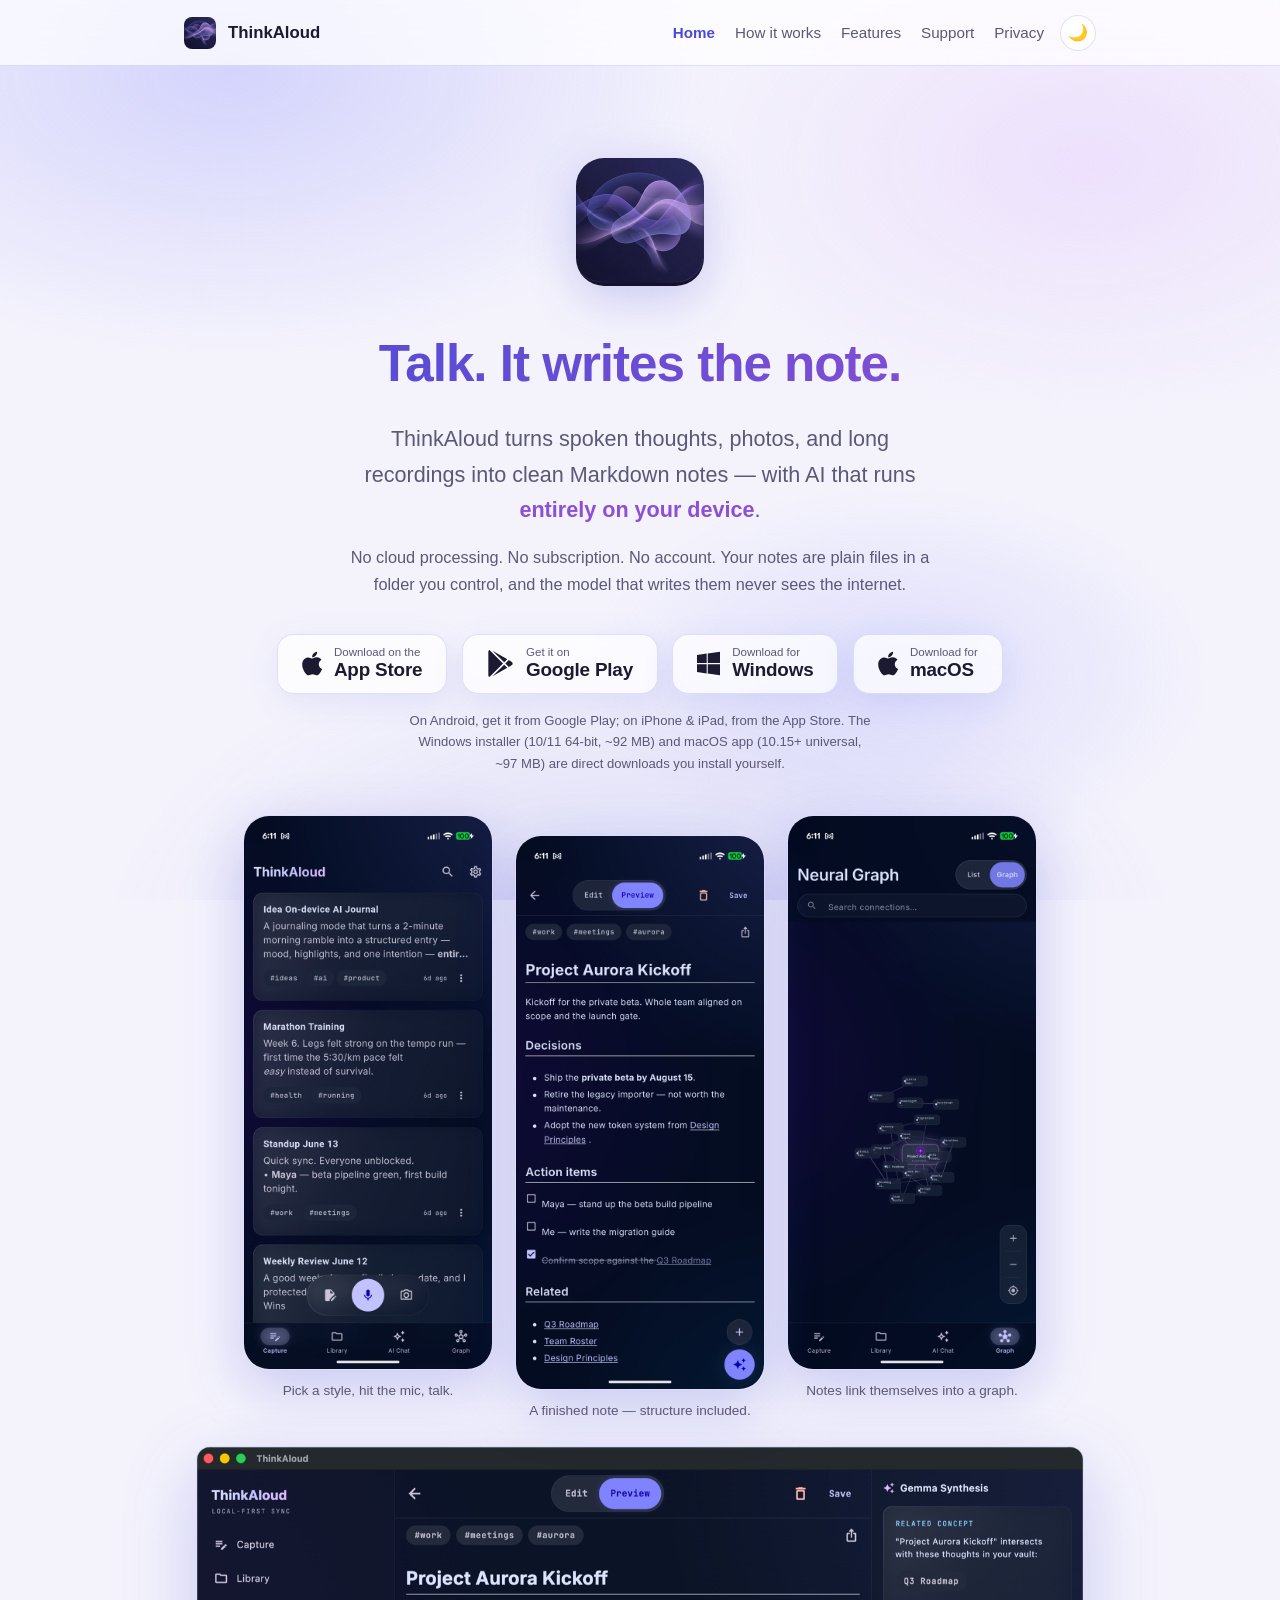
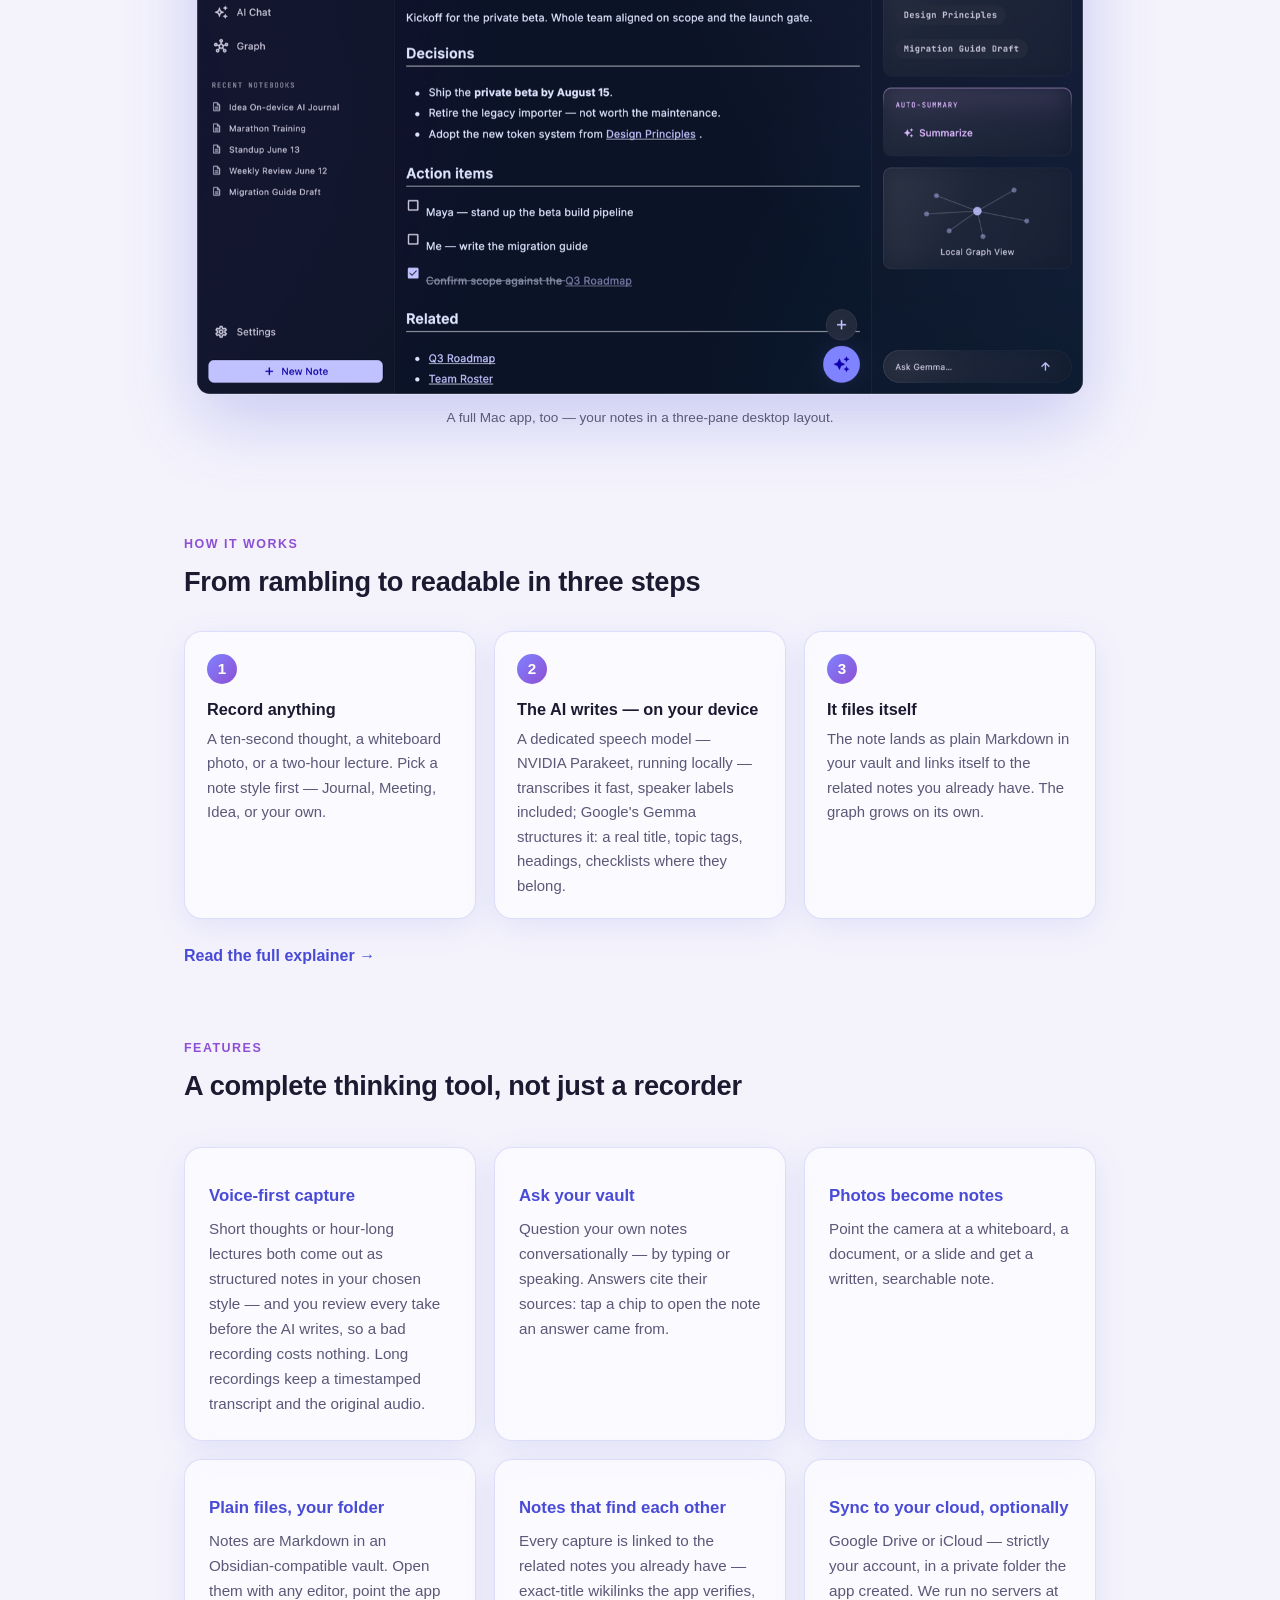
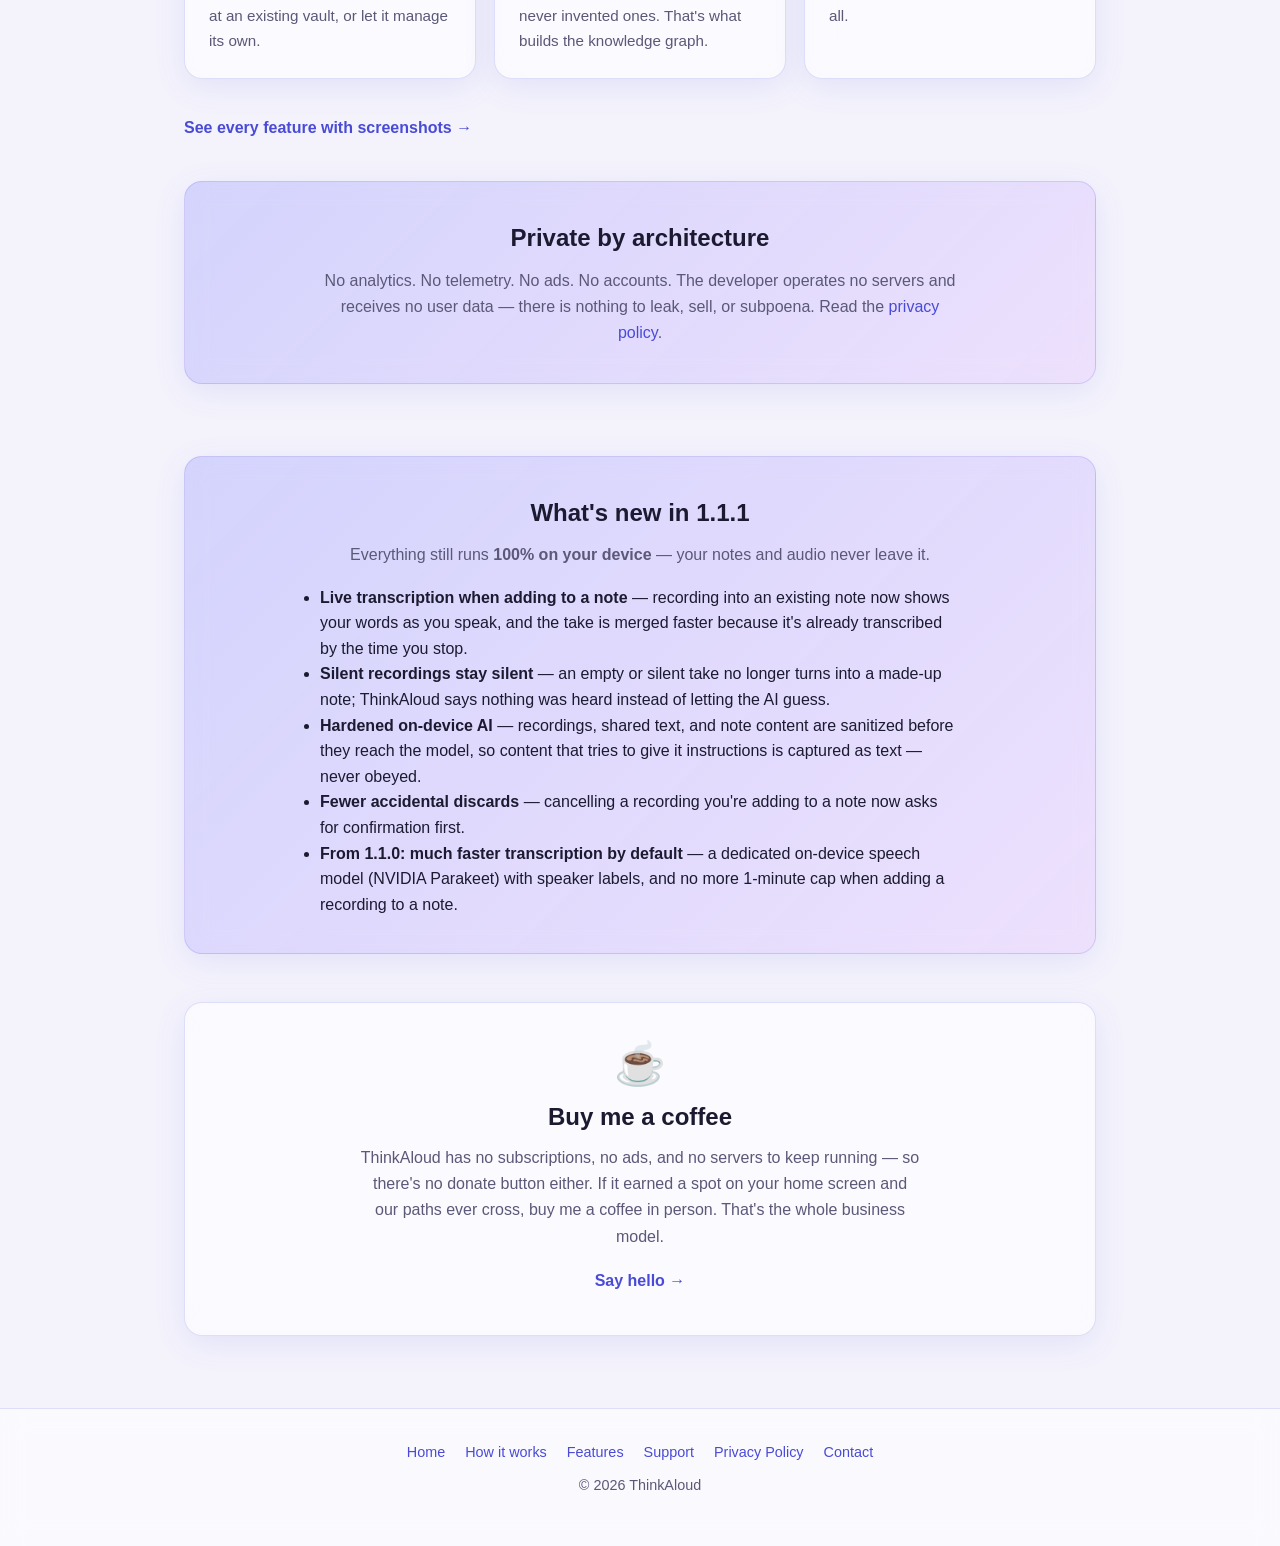
<file: index.html>
<!DOCTYPE html>
<html lang="en">
<head>
  <meta charset="utf-8">
  <meta name="viewport" content="width=device-width, initial-scale=1">
  <title>ThinkAloud — Talk. It writes the note. 100% on-device AI.</title>
  <meta name="description" content="ThinkAloud turns voice notes, photos, and quick thoughts into clean, organized Markdown notes — using AI that runs entirely on your device. No cloud processing, no subscriptions, no accounts.">
  <meta property="og:title" content="ThinkAloud">
  <meta property="og:description" content="Talk. It writes the note. 100% on-device AI.">
  <meta property="og:image" content="https://ghanashyamvtatti.github.io/thinkaloud-site/assets/icon.png">
  <link rel="icon" type="image/png" href="assets/icon.png">
  <link rel="apple-touch-icon" href="assets/icon.png">
  <link rel="stylesheet" href="assets/style.css?v=3">
  <script src="assets/theme.js?v=2"></script>
</head>
<body>

<a class="skip-link" href="#main">Skip to content</a>

<header class="site">
  <div class="wrap">
    <img src="assets/icon.png" alt="">
    <span class="name">ThinkAloud</span>
    <nav aria-label="Main">
      <a href="./" aria-current="page">Home</a>
      <a href="how/">How it works</a>
      <a href="features/">Features</a>
      <a href="support/">Support</a>
      <a href="privacy/">Privacy</a>
      <button class="theme-toggle" onclick="toggleTheme()" aria-label="Dark mode" aria-pressed="false"><span class="sun">☀️</span><span class="moon">🌙</span></button>
    </nav>
  </div>
</header>

<main id="main">
<section class="hero">
  <div class="wrap">
    <img class="icon" src="assets/icon.png" alt="ThinkAloud app icon">
    <h1>Talk. It writes the note.</h1>
    <p class="tagline">ThinkAloud turns spoken thoughts, photos, and long recordings
    into clean Markdown notes — with AI that runs <strong>entirely on your device</strong>.</p>
    <p class="sub">No cloud processing. No subscription. No account. Your notes are
    plain files in a folder you control, and the model that writes them never
    sees the internet.</p>
    <div class="store-buttons">
      <a class="store-btn" href="https://apps.apple.com/us/app/thinkaloud-notes/id6776892222"
         target="_blank" rel="noopener"
         aria-label="Download ThinkAloud on the App Store">
        <svg class="store-icon" viewBox="0 0 384 512" aria-hidden="true" focusable="false"><path d="M318.7 268.7c-.2-36.7 16.4-64.4 50-84.8-18.8-26.9-47.2-41.7-84.7-44.6-35.5-2.8-74.3 20.7-88.5 20.7-15 0-49.4-19.7-76.4-19.7C63.3 141.2 4 184.8 4 273.5q0 39.3 14.4 81.2c12.8 36.7 59 126.7 107.2 125.2 25.2-.6 43-17.9 75.8-17.9 31.8 0 48.3 17.9 76.4 17.9 48.6-.7 90.4-82.5 102.6-119.3-65.2-30.7-61.7-90-61.7-91.9zm-56.6-164.2c27.3-32.4 24.8-61.9 24-72.5-24.1 1.4-52 16.4-67.9 34.9-17.5 19.8-27.8 44.3-25.6 71.9 26.1 2 49.9-11.4 69.5-34.3z"/></svg>
        <span class="store-txt">
          <span class="store-small">Download on the</span>
          <span class="store-large">App&nbsp;Store</span>
        </span>
      </a>
      <a class="store-btn" href="https://play.google.com/store/apps/details?id=com.thinkaloud.thinkaloud&amp;pcampaignid=web_share"
         target="_blank" rel="noopener"
         aria-label="Get ThinkAloud on Google Play">
        <svg class="store-icon" viewBox="0 0 512 512" aria-hidden="true" focusable="false"><path d="M325.3 234.3L104.6 13l280.8 161.2-60.1 60.1zM47 0C34 6.8 25.3 19.2 25.3 35.3v441.3c0 16.1 8.7 28.5 21.7 35.3l256.6-256L47 0zm425.2 225.6l-58.9-34.1-65.7 64.5 65.7 64.5 60.1-34.1c18-14.3 18-46.5-1.2-60.8zM104.6 499l280.8-161.2-60.1-60.1L104.6 499z"/></svg>
        <span class="store-txt">
          <span class="store-small">Get it on</span>
          <span class="store-large">Google&nbsp;Play</span>
        </span>
      </a>
      <a class="store-btn" href="https://github.com/ghanashyamvtatti/thinkaloud-site/releases/latest/download/thinkaloud-windows-setup.exe"
         aria-label="Download the ThinkAloud Windows installer — direct download">
        <svg class="store-icon" viewBox="0 0 448 512" aria-hidden="true" focusable="false"><path d="M0 93.7l183.6-25.3v177.4H0V93.7zm0 324.6l183.6 25.3V268.4H0v149.9zm203.8 28L448 480V268.4H203.8v177.9zm0-380.6v180.1H448V32L203.8 65.7z"/></svg>
        <span class="store-txt">
          <span class="store-small">Download for</span>
          <span class="store-large">Windows</span>
        </span>
      </a>
      <a class="store-btn" href="https://github.com/ghanashyamvtatti/thinkaloud-site/releases/latest/download/thinkaloud-macos.dmg"
         aria-label="Download the ThinkAloud macOS app, universal build for macOS 10.15+ — direct download">
        <svg class="store-icon" viewBox="0 0 384 512" aria-hidden="true" focusable="false"><path d="M318.7 268.7c-.2-36.7 16.4-64.4 50-84.8-18.8-26.9-47.2-41.7-84.7-44.6-35.5-2.8-74.3 20.7-88.5 20.7-15 0-49.4-19.7-76.4-19.7C63.3 141.2 4 184.8 4 273.5q0 39.3 14.4 81.2c12.8 36.7 59 126.7 107.2 125.2 25.2-.6 43-17.9 75.8-17.9 31.8 0 48.3 17.9 76.4 17.9 48.6-.7 90.4-82.5 102.6-119.3-65.2-30.7-61.7-90-61.7-91.9zm-56.6-164.2c27.3-32.4 24.8-61.9 24-72.5-24.1 1.4-52 16.4-67.9 34.9-17.5 19.8-27.8 44.3-25.6 71.9 26.1 2 49.9-11.4 69.5-34.3z"/></svg>
        <span class="store-txt">
          <span class="store-small">Download for</span>
          <span class="store-large">macOS</span>
        </span>
      </a>
    </div>
    <p class="store-note">On Android, get it from Google&nbsp;Play; on iPhone &amp;
    iPad, from the App&nbsp;Store. The Windows installer (10/11 64-bit,
    ~92&nbsp;MB) and macOS app (10.15+ universal, ~97&nbsp;MB) are direct
    downloads you install yourself.</p>

    <div class="shots">
      <figure class="phone">
        <img src="assets/shots/site-01-capture.png" alt="Capture screen with template picker and recent notes" loading="lazy">
        <figcaption>Pick a style, hit the mic, talk.</figcaption>
      </figure>
      <figure class="phone">
        <img src="assets/shots/site-05-note.png" alt="A finished note with checklists, tags, and related links" loading="lazy">
        <figcaption>A finished note — structure included.</figcaption>
      </figure>
      <figure class="phone">
        <img src="assets/shots/site-04-graph.png" alt="Knowledge graph of linked notes" loading="lazy">
        <figcaption>Notes link themselves into a graph.</figcaption>
      </figure>
    </div>
    <figure class="desktop">
      <img src="assets/shots/site-mac-note.png" alt="ThinkAloud on macOS — a note open in a three-pane desktop window with the editor and an AI synthesis side panel" loading="lazy">
      <figcaption>A full Mac app, too — your notes in a three-pane desktop layout.</figcaption>
    </figure>
  </div>
</section>

<div class="wrap">

  <section class="home-section">
    <span class="kicker">How it works</span>
    <h2>From rambling to readable in three steps</h2>
  </section>
  <section class="steps">
    <div class="step">
      <h3>Record anything</h3>
      <p>A ten-second thought, a whiteboard photo, or a two-hour lecture.
      Pick a note style first — Journal, Meeting, Idea, or your own.</p>
    </div>
    <div class="step">
      <h3>The AI writes — on your device</h3>
      <p>A dedicated speech model — NVIDIA Parakeet, running locally —
      transcribes it fast, speaker labels included; Google's Gemma structures it:
      a real title, topic tags, headings, checklists where they belong.</p>
    </div>
    <div class="step">
      <h3>It files itself</h3>
      <p>The note lands as plain Markdown in your vault and links itself to
      the related notes you already have. The graph grows on its own.</p>
    </div>
  </section>
  <p style="margin: 0 0 28px;"><a class="more-link" href="how/">Read the full explainer →</a></p>

  <section class="home-section">
    <span class="kicker">Features</span>
    <h2>A complete thinking tool, not just a recorder</h2>
  </section>
  <section class="features" style="padding-top: 24px;">
    <div class="card">
      <h3>Voice-first capture</h3>
      <p>Short thoughts or hour-long lectures both come out as structured notes
      in your chosen style — and you review every take before the AI writes,
      so a bad recording costs nothing. Long recordings keep a timestamped
      transcript and the original audio.</p>
    </div>
    <div class="card">
      <h3>Ask your vault</h3>
      <p>Question your own notes conversationally — by typing or speaking.
      Answers cite their sources: tap a chip to open the note an answer
      came from.</p>
    </div>
    <div class="card">
      <h3>Photos become notes</h3>
      <p>Point the camera at a whiteboard, a document, or a slide and get a
      written, searchable note.</p>
    </div>
    <div class="card">
      <h3>Plain files, your folder</h3>
      <p>Notes are Markdown in an Obsidian-compatible vault. Open them with any
      editor, point the app at an existing vault, or let it manage its own.</p>
    </div>
    <div class="card">
      <h3>Notes that find each other</h3>
      <p>Every capture is linked to the related notes you already have —
      exact-title wikilinks the app verifies, never invented ones. That's
      what builds the knowledge graph.</p>
    </div>
    <div class="card">
      <h3>Sync to your cloud, optionally</h3>
      <p>Google Drive or iCloud — strictly your account, in a private folder
      the app created. We run no servers at all.</p>
    </div>
  </section>
  <p style="margin: -20px 0 40px;"><a class="more-link" href="features/">See every feature with screenshots →</a></p>

  <section class="strip">
    <h2>Private by architecture</h2>
    <p>No analytics. No telemetry. No ads. No accounts. The developer operates no servers
    and receives no user data — there is nothing to leak, sell, or subpoena.
    Read the <a href="privacy/">privacy policy</a>.</p>
  </section>

  <section class="strip" id="changelog">
    <h2>What's new in 1.1.1</h2>
    <p>Everything still runs <strong>100% on your device</strong> — your notes and
    audio never leave it.</p>
    <ul style="max-width: 640px; margin: 16px auto 0; text-align: left; line-height: 1.6;">
      <li><strong>Live transcription when adding to a note</strong> — recording into
      an existing note now shows your words as you speak, and the take is merged
      faster because it's already transcribed by the time you stop.</li>
      <li><strong>Silent recordings stay silent</strong> — an empty or silent take
      no longer turns into a made-up note; ThinkAloud says nothing was heard
      instead of letting the AI guess.</li>
      <li><strong>Hardened on-device AI</strong> — recordings, shared text, and note
      content are sanitized before they reach the model, so content that tries to
      give it instructions is captured as text — never obeyed.</li>
      <li><strong>Fewer accidental discards</strong> — cancelling a recording you're
      adding to a note now asks for confirmation first.</li>
      <li><strong>From 1.1.0: much faster transcription by default</strong> — a
      dedicated on-device speech model (NVIDIA Parakeet) with speaker labels, and
      no more 1-minute cap when adding a recording to a note.</li>
    </ul>
  </section>

  <section class="coffee">
    <div class="cup" aria-hidden="true">☕</div>
    <h2>Buy me a coffee</h2>
    <p>ThinkAloud has no subscriptions, no ads, and no servers to keep running — so
    there's no donate button either. If it earned a spot on your home screen and our
    paths ever cross, buy me a coffee in person. That's the whole business model.</p>
    <a class="more-link" href="https://www.linkedin.com/in/ghanashyam-vt/" target="_blank" rel="noopener">Say hello →</a>
  </section>
</div>
</main>

<footer class="site">
  <nav class="wrap">
    <a href="./">Home</a>
    <a href="how/">How it works</a>
    <a href="features/">Features</a>
    <a href="support/">Support</a>
    <a href="privacy/">Privacy Policy</a>
    <a href="https://github.com/ghanashyamvtatti/thinkaloud-site/issues">Contact</a>
  </nav>
  <div>&copy; 2026 ThinkAloud</div>
</footer>

</body>
</html>
</file>
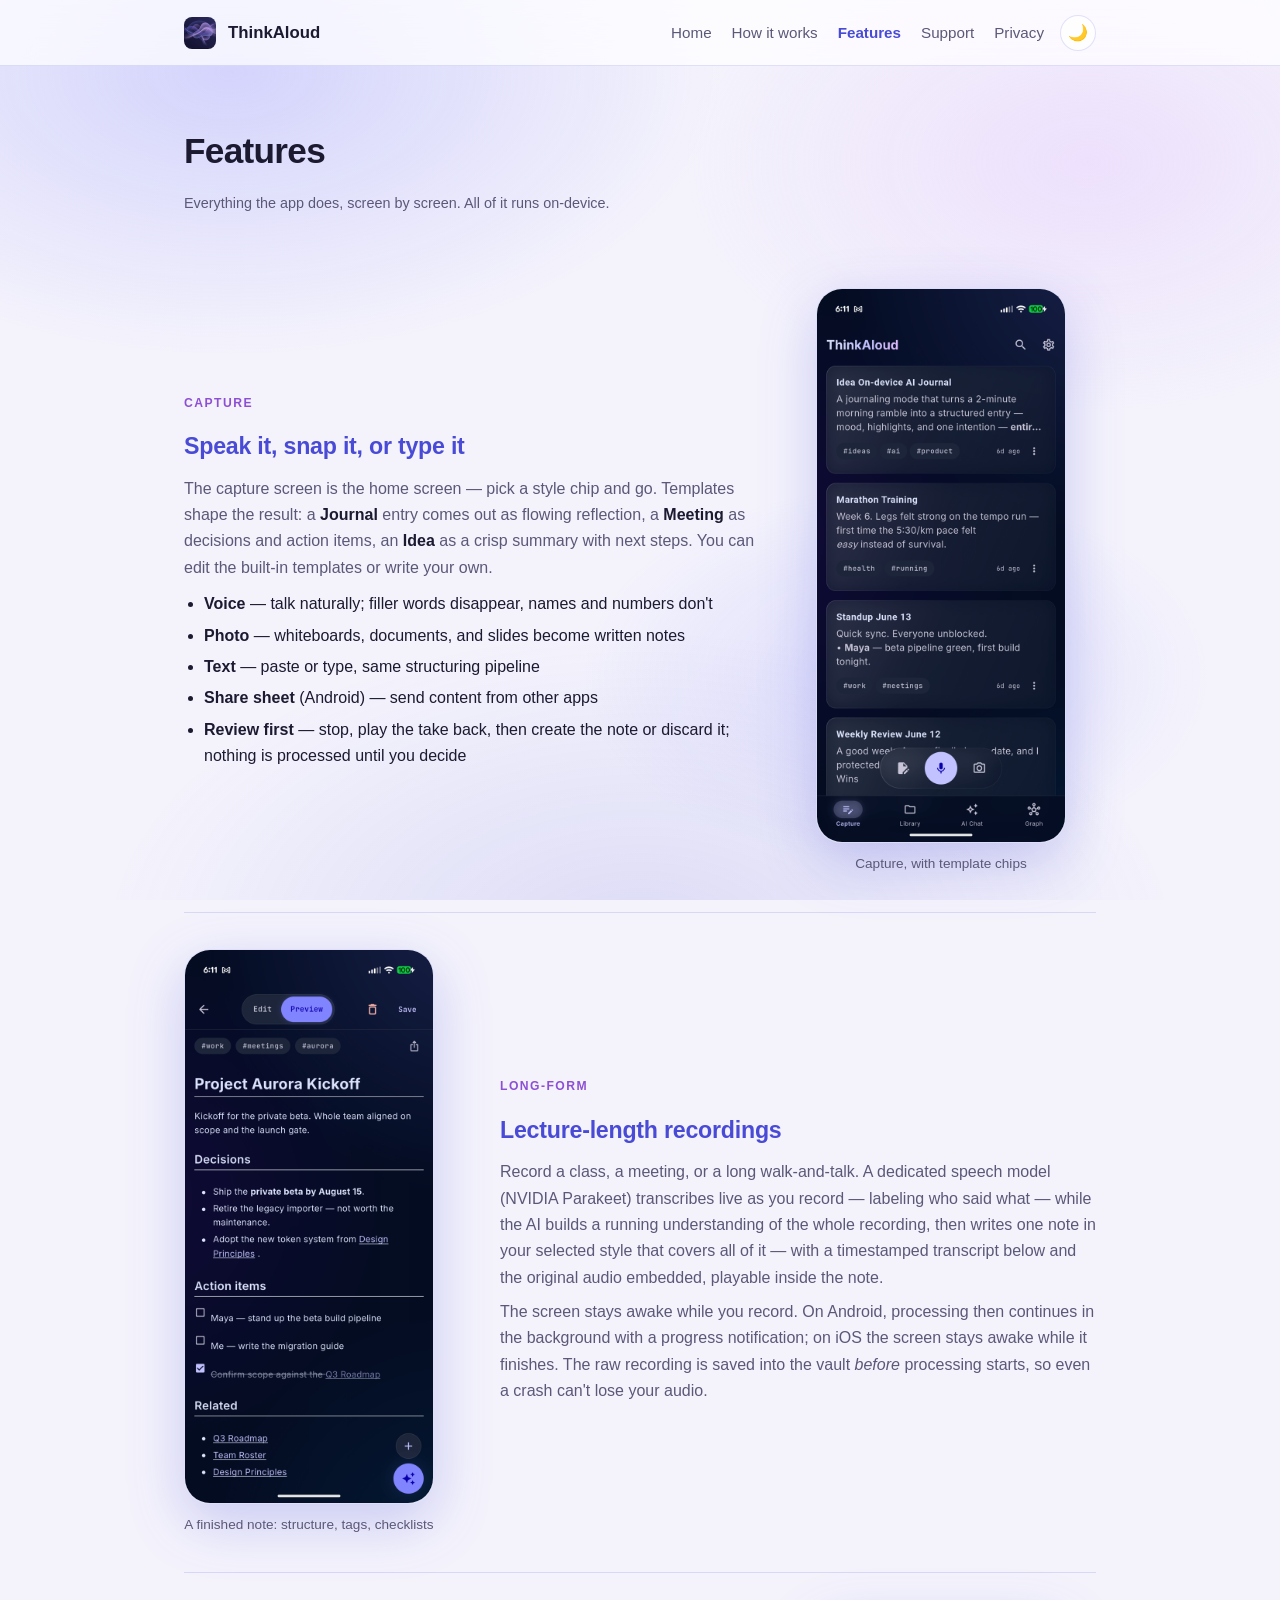
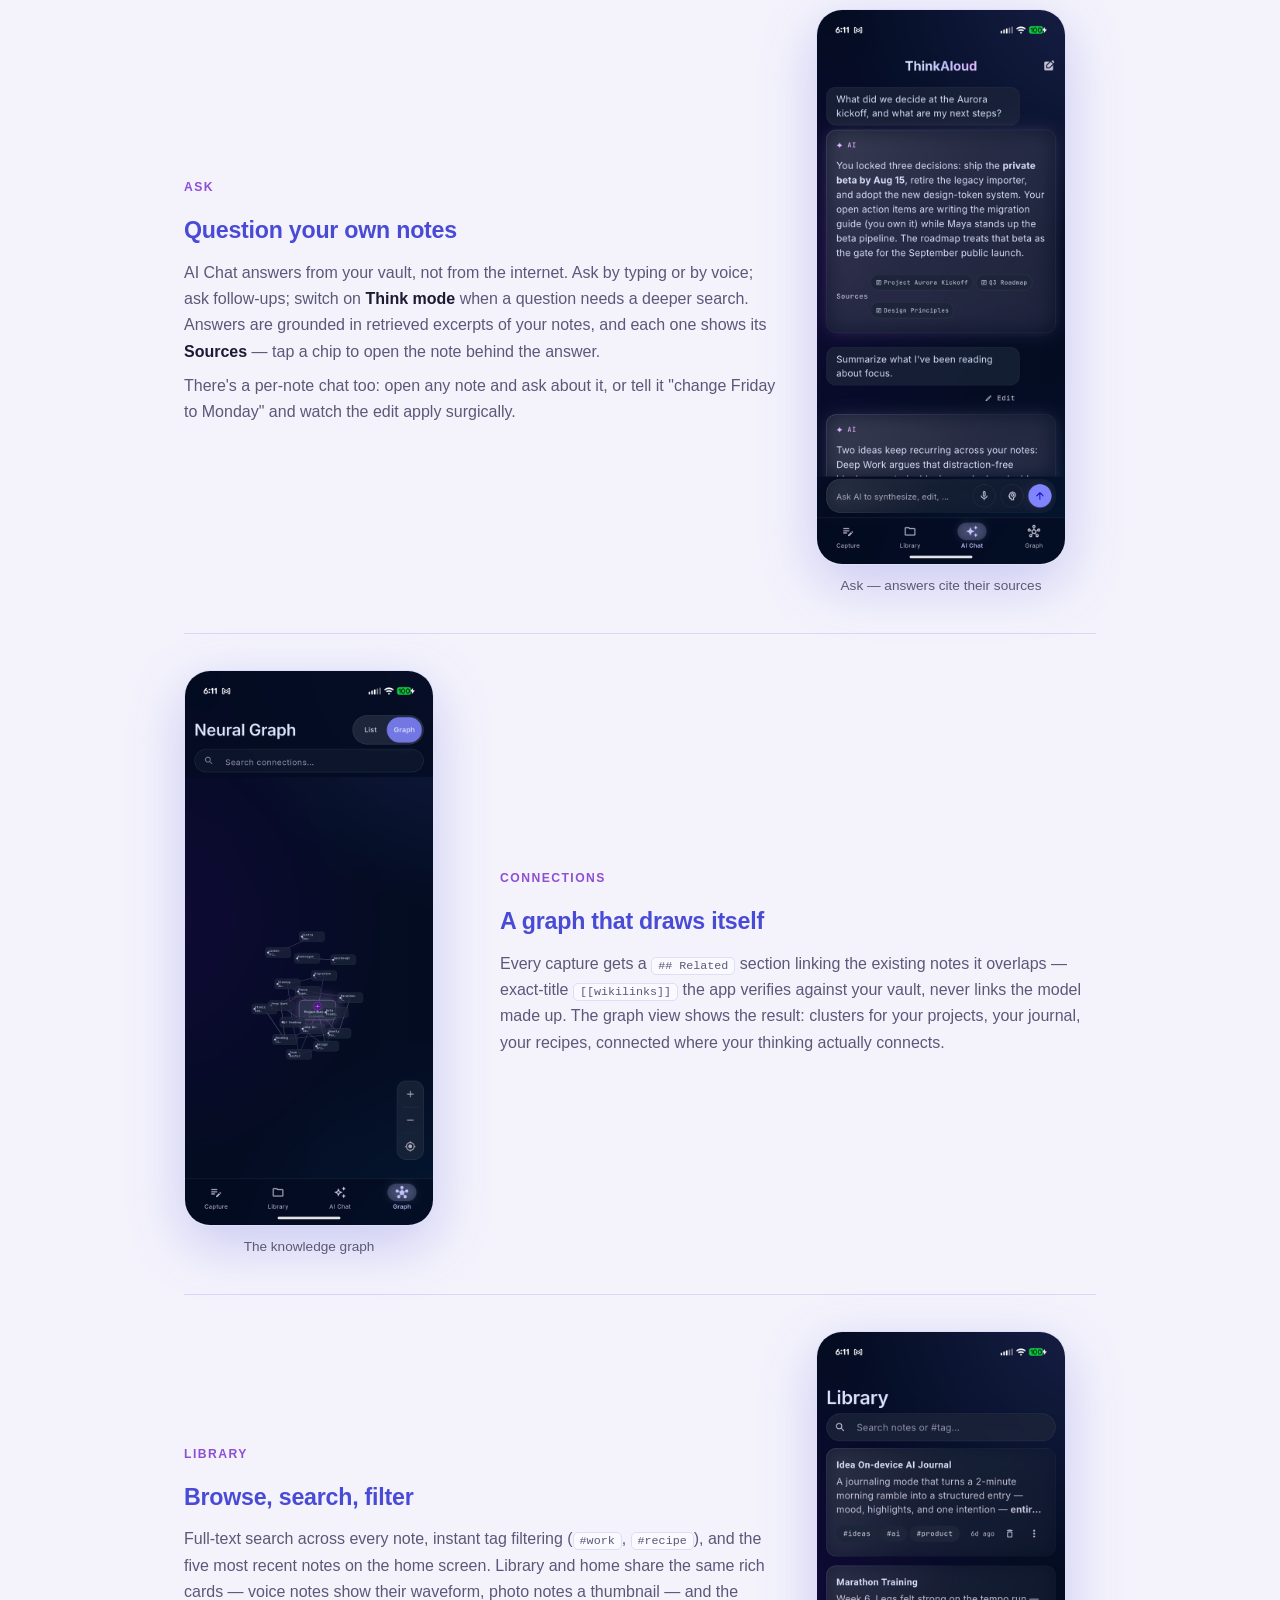
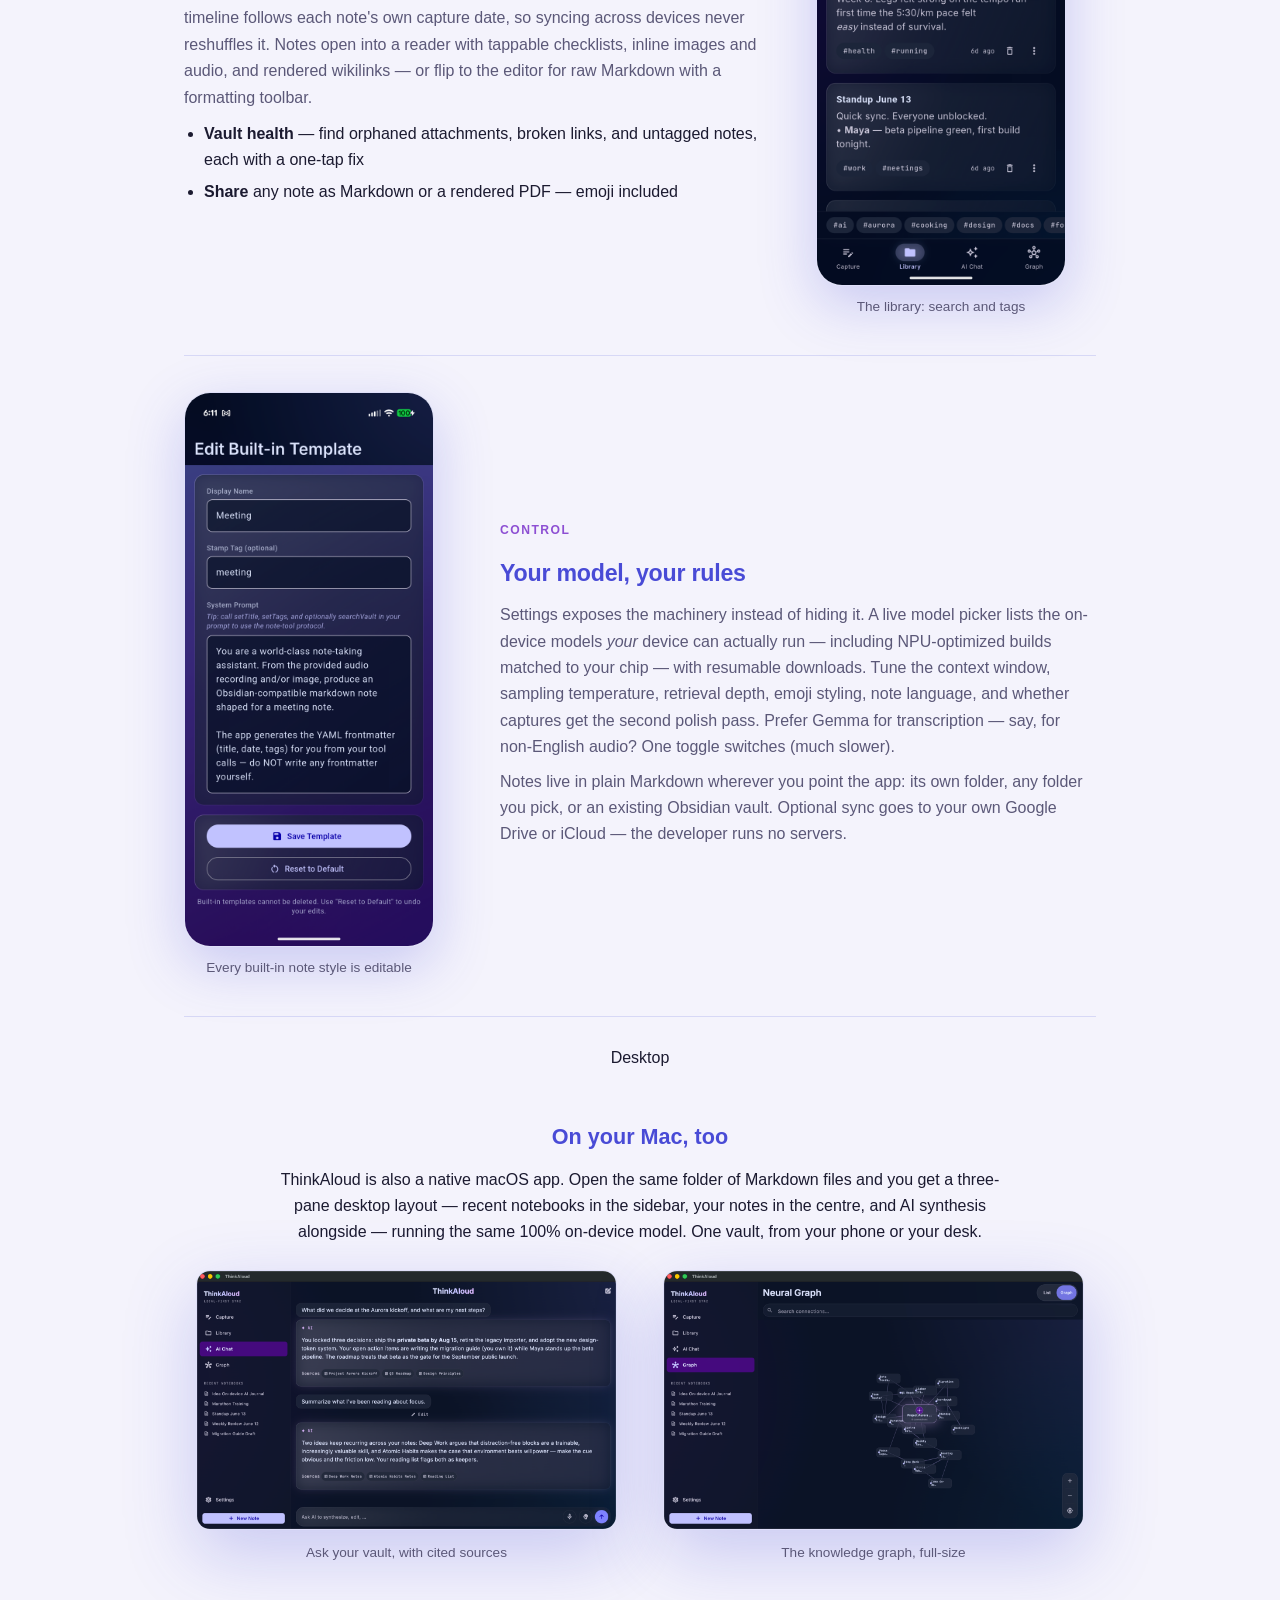
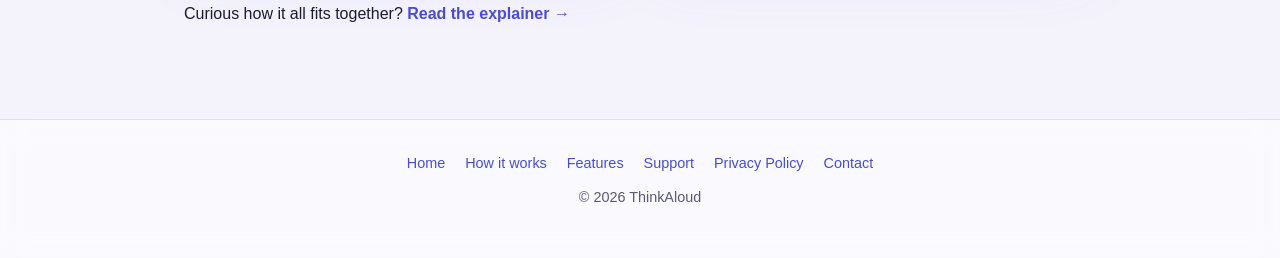
<file: features/index.html>
<!DOCTYPE html>
<html lang="en">
<head>
  <meta charset="utf-8">
  <meta name="viewport" content="width=device-width, initial-scale=1">
  <title>ThinkAloud features — capture, ask, link, sync</title>
  <meta name="description" content="A tour of ThinkAloud's features with screenshots: voice and photo capture, lecture-length recordings, asking your vault with cited sources, the knowledge graph, vault health, sharing, and sync.">
  <link rel="icon" type="image/png" href="../assets/icon.png">
  <link rel="stylesheet" href="../assets/style.css?v=2">
  <script src="../assets/theme.js?v=2"></script>
</head>
<body>

<a class="skip-link" href="#main">Skip to content</a>

<header class="site">
  <div class="wrap">
    <img src="../assets/icon.png" alt="">
    <span class="name">ThinkAloud</span>
    <nav aria-label="Main">
      <a href="../">Home</a>
      <a href="../how/">How it works</a>
      <a href="./" aria-current="page">Features</a>
      <a href="../support/">Support</a>
      <a href="../privacy/">Privacy</a>
      <button class="theme-toggle" onclick="toggleTheme()" aria-label="Dark mode" aria-pressed="false"><span class="sun">☀️</span><span class="moon">🌙</span></button>
    </nav>
  </div>
</header>

<main id="main" class="wrap">
<article>
  <h1>Features</h1>
  <p class="meta">Everything the app does, screen by screen. All of it runs on-device.</p>

  <section class="feature-row">
    <div class="feature-copy">
      <span class="kicker">Capture</span>
      <h2>Speak it, snap it, or type it</h2>
      <p>The capture screen is the home screen — pick a style chip and go.
      Templates shape the result: a <strong>Journal</strong> entry comes out as
      flowing reflection, a <strong>Meeting</strong> as decisions and action items,
      an <strong>Idea</strong> as a crisp summary with next steps. You can edit the
      built-in templates or write your own.</p>
      <ul>
        <li><strong>Voice</strong> — talk naturally; filler words disappear, names and numbers don't</li>
        <li><strong>Photo</strong> — whiteboards, documents, and slides become written notes</li>
        <li><strong>Text</strong> — paste or type, same structuring pipeline</li>
        <li><strong>Share sheet</strong> (Android) — send content from other apps</li>
        <li><strong>Review first</strong> — stop, play the take back, then create
          the note or discard it; nothing is processed until you decide</li>
      </ul>
    </div>
    <figure class="phone">
      <img src="../assets/shots/site-01-capture.png" alt="Capture screen with template chips and the mic button" loading="lazy">
      <figcaption>Capture, with template chips</figcaption>
    </figure>
  </section>

  <section class="feature-row flip">
    <div class="feature-copy">
      <span class="kicker">Long-form</span>
      <h2>Lecture-length recordings</h2>
      <p>Record a class, a meeting, or a long walk-and-talk. A dedicated speech
      model (NVIDIA Parakeet) transcribes live as you record — labeling who said
      what — while the AI builds a running understanding of the whole recording,
      then writes one note in your selected style that covers all of it — with a
      timestamped transcript below and the original audio embedded, playable
      inside the note.</p>
      <p>The screen stays awake while you record. On Android, processing then
      continues in the background with a progress notification; on iOS the screen
      stays awake while it finishes. The raw recording is saved into the vault
      <em>before</em> processing starts, so even a crash can't lose your audio.</p>
    </div>
    <figure class="phone">
      <img src="../assets/shots/site-05-note.png" alt="A structured note with checklists and tags" loading="lazy">
      <figcaption>A finished note: structure, tags, checklists</figcaption>
    </figure>
  </section>

  <section class="feature-row">
    <div class="feature-copy">
      <span class="kicker">Ask</span>
      <h2>Question your own notes</h2>
      <p>AI Chat answers from your vault, not from the internet. Ask by typing or
      by voice; ask follow-ups; switch on <strong>Think mode</strong> when a question
      needs a deeper search. Answers are grounded in retrieved excerpts of your
      notes, and each one shows its <strong>Sources</strong> — tap a chip to open the
      note behind the answer.</p>
      <p>There's a per-note chat too: open any note and ask about it, or tell it
      "change Friday to Monday" and watch the edit apply surgically.</p>
    </div>
    <figure class="phone">
      <img src="../assets/shots/site-03-ask.png" alt="AI chat screen answering from the vault" loading="lazy">
      <figcaption>Ask — answers cite their sources</figcaption>
    </figure>
  </section>

  <section class="feature-row flip">
    <div class="feature-copy">
      <span class="kicker">Connections</span>
      <h2>A graph that draws itself</h2>
      <p>Every capture gets a <code>## Related</code> section linking the existing
      notes it overlaps — exact-title <code>[[wikilinks]]</code> the app verifies
      against your vault, never links the model made up. The graph view shows the
      result: clusters for your projects, your journal, your recipes, connected
      where your thinking actually connects.</p>
    </div>
    <figure class="phone">
      <img src="../assets/shots/site-04-graph.png" alt="Knowledge graph view of linked notes" loading="lazy">
      <figcaption>The knowledge graph</figcaption>
    </figure>
  </section>

  <section class="feature-row">
    <div class="feature-copy">
      <span class="kicker">Library</span>
      <h2>Browse, search, filter</h2>
      <p>Full-text search across every note, instant tag filtering
      (<code>#work</code>, <code>#recipe</code>), and the five most recent notes on
      the home screen. Library and home share the same rich cards — voice notes
      show their waveform, photo notes a thumbnail — and the timeline follows each
      note's own capture date, so syncing across devices never reshuffles it.
      Notes open into a reader with tappable checklists, inline
      images and audio, and rendered wikilinks — or flip to the editor for raw
      Markdown with a formatting toolbar.</p>
      <ul>
        <li><strong>Vault health</strong> — find orphaned attachments, broken links, and untagged notes, each with a one-tap fix</li>
        <li><strong>Share</strong> any note as Markdown or a rendered PDF — emoji included</li>
      </ul>
    </div>
    <figure class="phone">
      <img src="../assets/shots/site-02-library.png" alt="Library screen with search and tag filters" loading="lazy">
      <figcaption>The library: search and tags</figcaption>
    </figure>
  </section>

  <section class="feature-row flip">
    <div class="feature-copy">
      <span class="kicker">Control</span>
      <h2>Your model, your rules</h2>
      <p>Settings exposes the machinery instead of hiding it. A live model picker
      lists the on-device models <em>your</em> device can actually run — including
      NPU-optimized builds matched to your chip — with resumable downloads. Tune
      the context window, sampling temperature, retrieval depth, emoji styling,
      note language, and whether captures get the second polish pass. Prefer
      Gemma for transcription — say, for non-English audio? One toggle
      switches (much slower).</p>
      <p>Notes live in plain Markdown wherever you point the app: its own folder,
      any folder you pick, or an existing Obsidian vault. Optional sync goes to
      your own Google Drive or iCloud — the developer runs no servers.</p>
    </div>
    <figure class="phone">
      <img src="../assets/shots/site-06-template.png" alt="Template editor showing an editable note style" loading="lazy">
      <figcaption>Every built-in note style is editable</figcaption>
    </figure>
  </section>

  <section class="desktop-section" id="desktop">
    <div class="feature-copy">
      <span class="kicker">Desktop</span>
      <h2>On your Mac, too</h2>
      <p>ThinkAloud is also a native macOS app. Open the same folder of Markdown
      files and you get a three-pane desktop layout — recent notebooks in the
      sidebar, your notes in the centre, and AI synthesis alongside — running the
      same 100% on-device model. One vault, from your phone or your desk.</p>
    </div>
    <div class="desktop-pair">
      <figure class="desktop">
        <img src="../assets/shots/site-mac-ask.png" alt="Asking your vault on macOS — the AI Chat pane answering a question with cited sources" loading="lazy">
        <figcaption>Ask your vault, with cited sources</figcaption>
      </figure>
      <figure class="desktop">
        <img src="../assets/shots/site-mac-graph.png" alt="The knowledge graph on macOS showing linked notes around a central hub" loading="lazy">
        <figcaption>The knowledge graph, full-size</figcaption>
      </figure>
    </div>
  </section>

  <p style="margin-top: 28px;">Curious how it all fits together?
  <a class="more-link" href="../how/">Read the explainer →</a></p>
</article>
</main>

<footer class="site">
  <nav class="wrap">
    <a href="../">Home</a>
    <a href="../how/">How it works</a>
    <a href="../features/">Features</a>
    <a href="../support/">Support</a>
    <a href="../privacy/">Privacy Policy</a>
    <a href="https://github.com/ghanashyamvtatti/thinkaloud-site/issues">Contact</a>
  </nav>
  <div>&copy; 2026 ThinkAloud</div>
</footer>

</body>
</html>
</file>
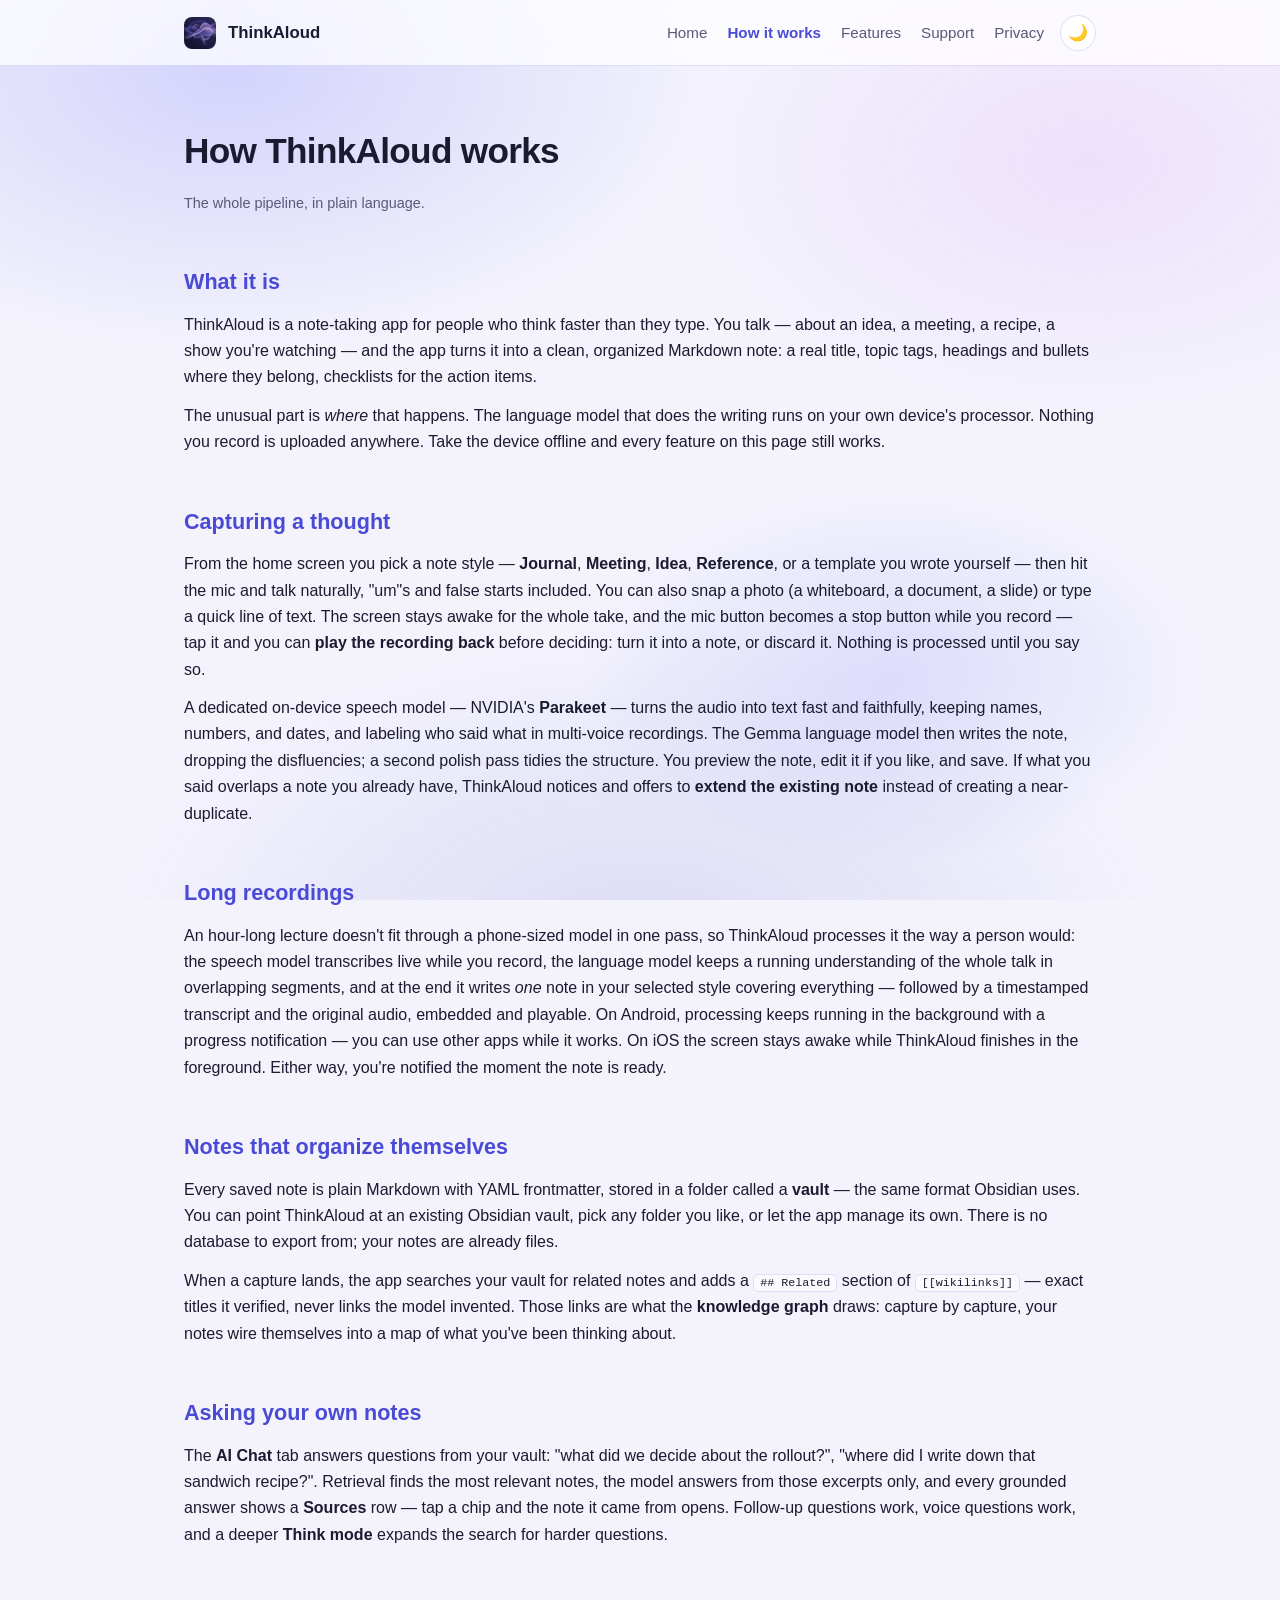
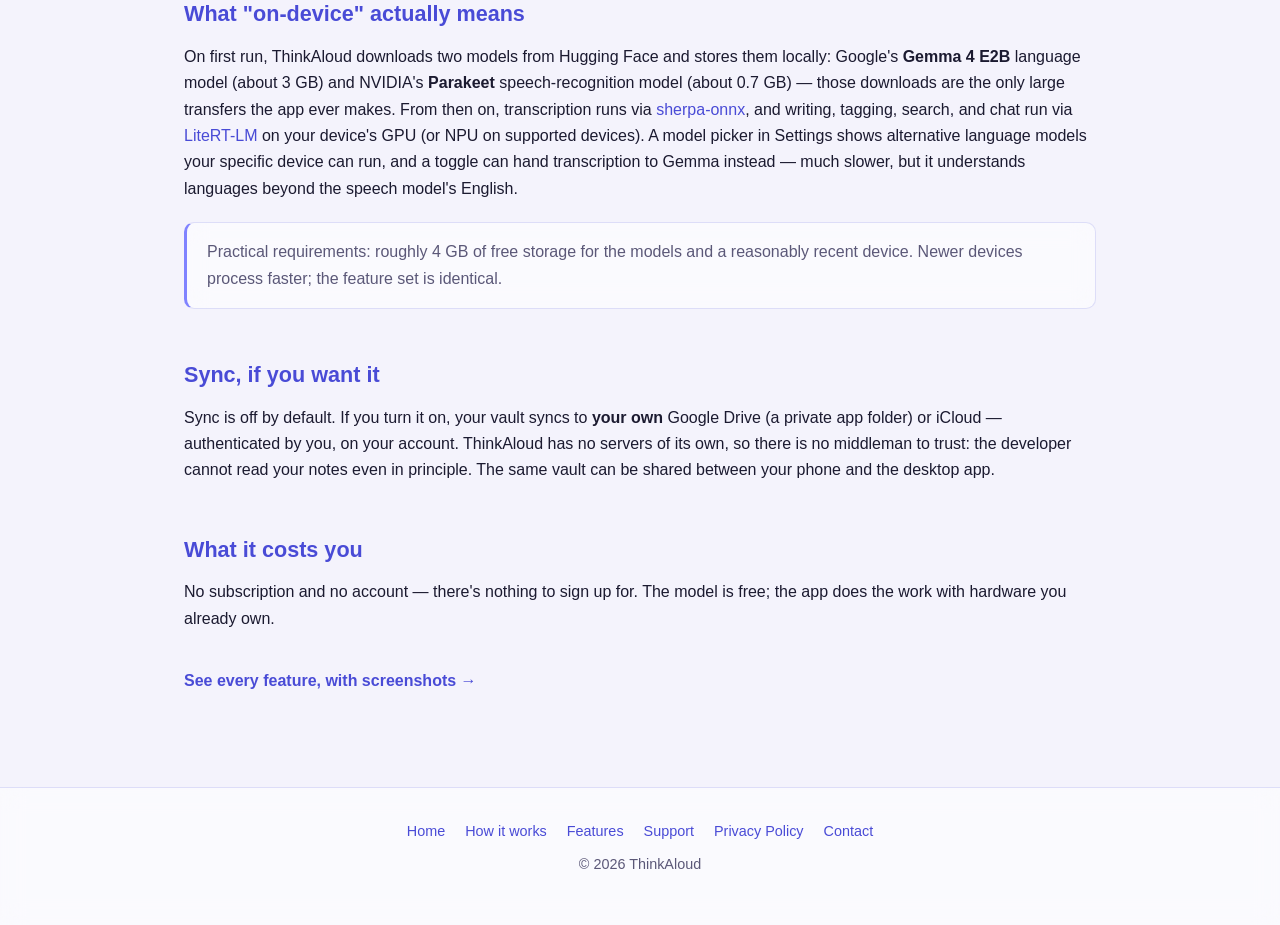
<file: how/index.html>
<!DOCTYPE html>
<html lang="en">
<head>
  <meta charset="utf-8">
  <meta name="viewport" content="width=device-width, initial-scale=1">
  <title>How ThinkAloud works — on-device AI note-taking, explained</title>
  <meta name="description" content="What ThinkAloud does and how it does it: voice and photo capture, on-device AI (a Parakeet speech model + the Gemma language model), Markdown vaults, automatic note linking, and asking questions of your own notes — all without a server.">
  <link rel="icon" type="image/png" href="../assets/icon.png">
  <link rel="stylesheet" href="../assets/style.css?v=2">
  <script src="../assets/theme.js?v=2"></script>
</head>
<body>

<a class="skip-link" href="#main">Skip to content</a>

<header class="site">
  <div class="wrap">
    <img src="../assets/icon.png" alt="">
    <span class="name">ThinkAloud</span>
    <nav aria-label="Main">
      <a href="../">Home</a>
      <a href="./" aria-current="page">How it works</a>
      <a href="../features/">Features</a>
      <a href="../support/">Support</a>
      <a href="../privacy/">Privacy</a>
      <button class="theme-toggle" onclick="toggleTheme()" aria-label="Dark mode" aria-pressed="false"><span class="sun">☀️</span><span class="moon">🌙</span></button>
    </nav>
  </div>
</header>

<main id="main" class="wrap">
<article>
  <h1>How ThinkAloud works</h1>
  <p class="meta">The whole pipeline, in plain language.</p>

  <h2>What it is</h2>
  <p>ThinkAloud is a note-taking app for people who think faster than they type.
  You talk — about an idea, a meeting, a recipe, a show you're watching — and the
  app turns it into a clean, organized Markdown note: a real title, topic tags,
  headings and bullets where they belong, checklists for the action items.</p>
  <p>The unusual part is <em>where</em> that happens. The language model that does
  the writing runs on your own device's processor. Nothing you record is uploaded
  anywhere. Take the device offline and every feature on this page still
  works.</p>

  <h2>Capturing a thought</h2>
  <p>From the home screen you pick a note style — <strong>Journal</strong>,
  <strong>Meeting</strong>, <strong>Idea</strong>, <strong>Reference</strong>, or a
  template you wrote yourself — then hit the mic and talk naturally, "um"s and
  false starts included. You can also snap a photo (a whiteboard, a document, a
  slide) or type a quick line of text. The screen stays awake for the whole
  take, and the mic button becomes a stop button while you record — tap it and
  you can <strong>play the recording back</strong> before deciding: turn it into
  a note, or discard it. Nothing is processed until you say so.</p>
  <p>A dedicated on-device speech model — NVIDIA's <strong>Parakeet</strong> —
  turns the audio into text fast and faithfully, keeping names, numbers, and
  dates, and labeling who said what in multi-voice recordings. The Gemma
  language model then writes the note, dropping the disfluencies; a second
  polish pass tidies the structure. You preview the note, edit it if you
  like, and save. If what you said overlaps a note you already have, ThinkAloud
  notices and offers to <strong>extend the existing note</strong> instead of creating
  a near-duplicate.</p>

  <h2>Long recordings</h2>
  <p>An hour-long lecture doesn't fit through a phone-sized model in one pass, so
  ThinkAloud processes it the way a person would: the speech model transcribes
  live while you record, the language model keeps a running understanding of the
  whole talk in overlapping segments, and at the end it writes
  <em>one</em> note in your selected style covering everything — followed by a
  timestamped transcript and the original audio, embedded and playable. On Android,
  processing keeps running in the background with a progress notification — you
  can use other apps while it works. On iOS the screen stays awake while
  ThinkAloud finishes in the foreground. Either way, you're notified the moment
  the note is ready.</p>

  <h2>Notes that organize themselves</h2>
  <p>Every saved note is plain Markdown with YAML frontmatter, stored in a folder
  called a <strong>vault</strong> — the same format Obsidian uses. You can point
  ThinkAloud at an existing Obsidian vault, pick any folder you like, or let the
  app manage its own. There is no database to export from; your notes are already
  files.</p>
  <p>When a capture lands, the app searches your vault for related notes and adds
  a <code>## Related</code> section of <code>[[wikilinks]]</code> — exact titles it
  verified, never links the model invented. Those links are what the
  <strong>knowledge graph</strong> draws: capture by capture, your notes wire
  themselves into a map of what you've been thinking about.</p>

  <h2>Asking your own notes</h2>
  <p>The <strong>AI Chat</strong> tab answers questions from your vault: "what did
  we decide about the rollout?", "where did I write down that sandwich recipe?".
  Retrieval finds the most relevant notes, the model answers from those excerpts
  only, and every grounded answer shows a <strong>Sources</strong> row — tap a chip
  and the note it came from opens. Follow-up questions work, voice questions work,
  and a deeper <strong>Think mode</strong> expands the search for harder questions.</p>

  <h2>What "on-device" actually means</h2>
  <p>On first run, ThinkAloud downloads two models from Hugging Face and stores
  them locally: Google's <strong>Gemma&nbsp;4&nbsp;E2B</strong> language model
  (about 3&nbsp;GB) and NVIDIA's <strong>Parakeet</strong> speech-recognition
  model (about 0.7&nbsp;GB) — those downloads are the only large transfers the
  app ever makes. From then on, transcription runs via
  <a href="https://github.com/k2-fsa/sherpa-onnx">sherpa-onnx</a>, and writing,
  tagging, search, and chat run via
  <a href="https://github.com/google-ai-edge/LiteRT-LM">LiteRT-LM</a> on your
  device's GPU (or NPU on supported devices). A model picker in Settings shows
  alternative language models your specific device can run, and a toggle can
  hand transcription to Gemma instead — much slower, but it understands
  languages beyond the speech model's English.</p>
  <div class="note">Practical requirements: roughly 4&nbsp;GB of free storage for
  the models and a reasonably recent device. Newer devices process faster; the
  feature set is identical.</div>

  <h2>Sync, if you want it</h2>
  <p>Sync is off by default. If you turn it on, your vault syncs to
  <strong>your own</strong> Google Drive (a private app folder) or iCloud —
  authenticated by you, on your account. ThinkAloud has no servers of its own, so
  there is no middleman to trust: the developer cannot read your notes even in
  principle. The same vault can be shared between your phone and the desktop app.</p>

  <h2>What it costs you</h2>
  <p>No subscription and no account — there's nothing to sign up for. The model
  is free; the app does the work with hardware you already own.</p>

  <p style="margin-top: 36px;"><a class="more-link" href="../features/">See every feature, with screenshots →</a></p>
</article>
</main>

<footer class="site">
  <nav class="wrap">
    <a href="../">Home</a>
    <a href="../how/">How it works</a>
    <a href="../features/">Features</a>
    <a href="../support/">Support</a>
    <a href="../privacy/">Privacy Policy</a>
    <a href="https://github.com/ghanashyamvtatti/thinkaloud-site/issues">Contact</a>
  </nav>
  <div>&copy; 2026 ThinkAloud</div>
</footer>

</body>
</html>
</file>
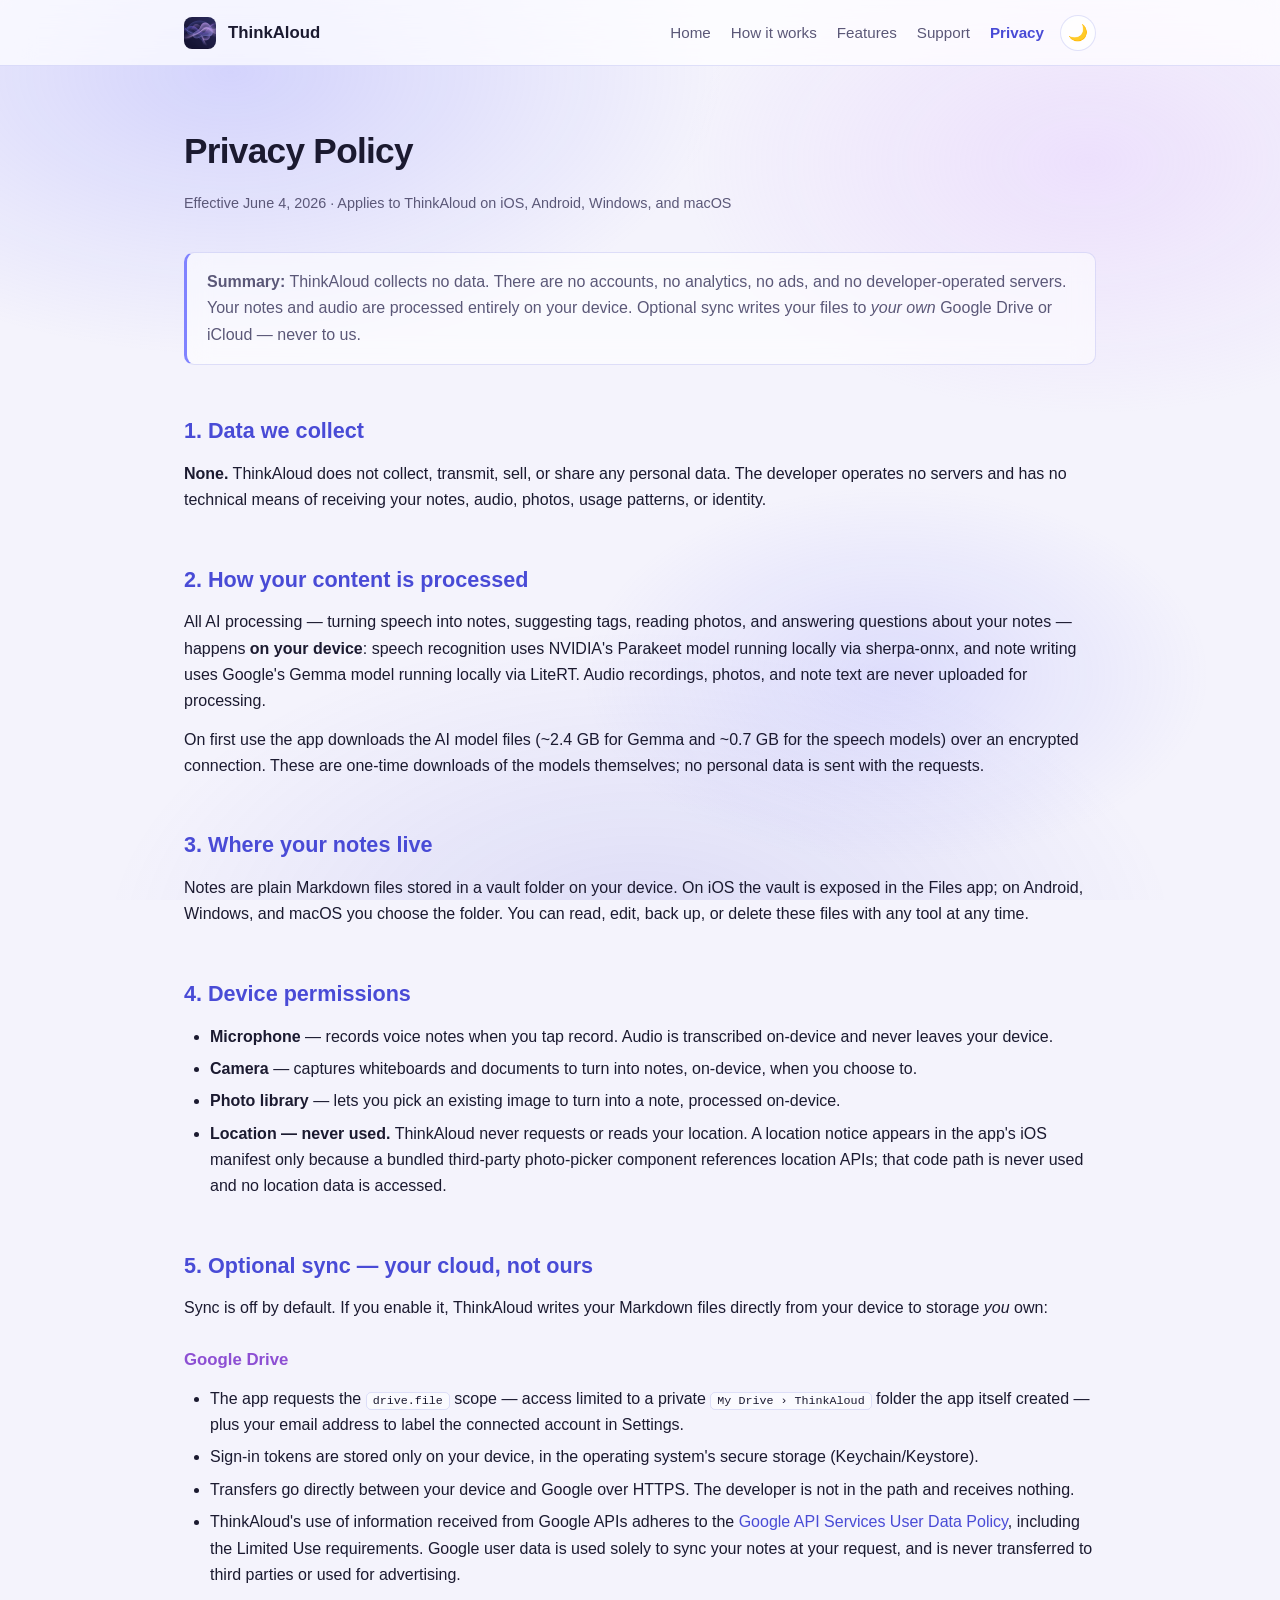
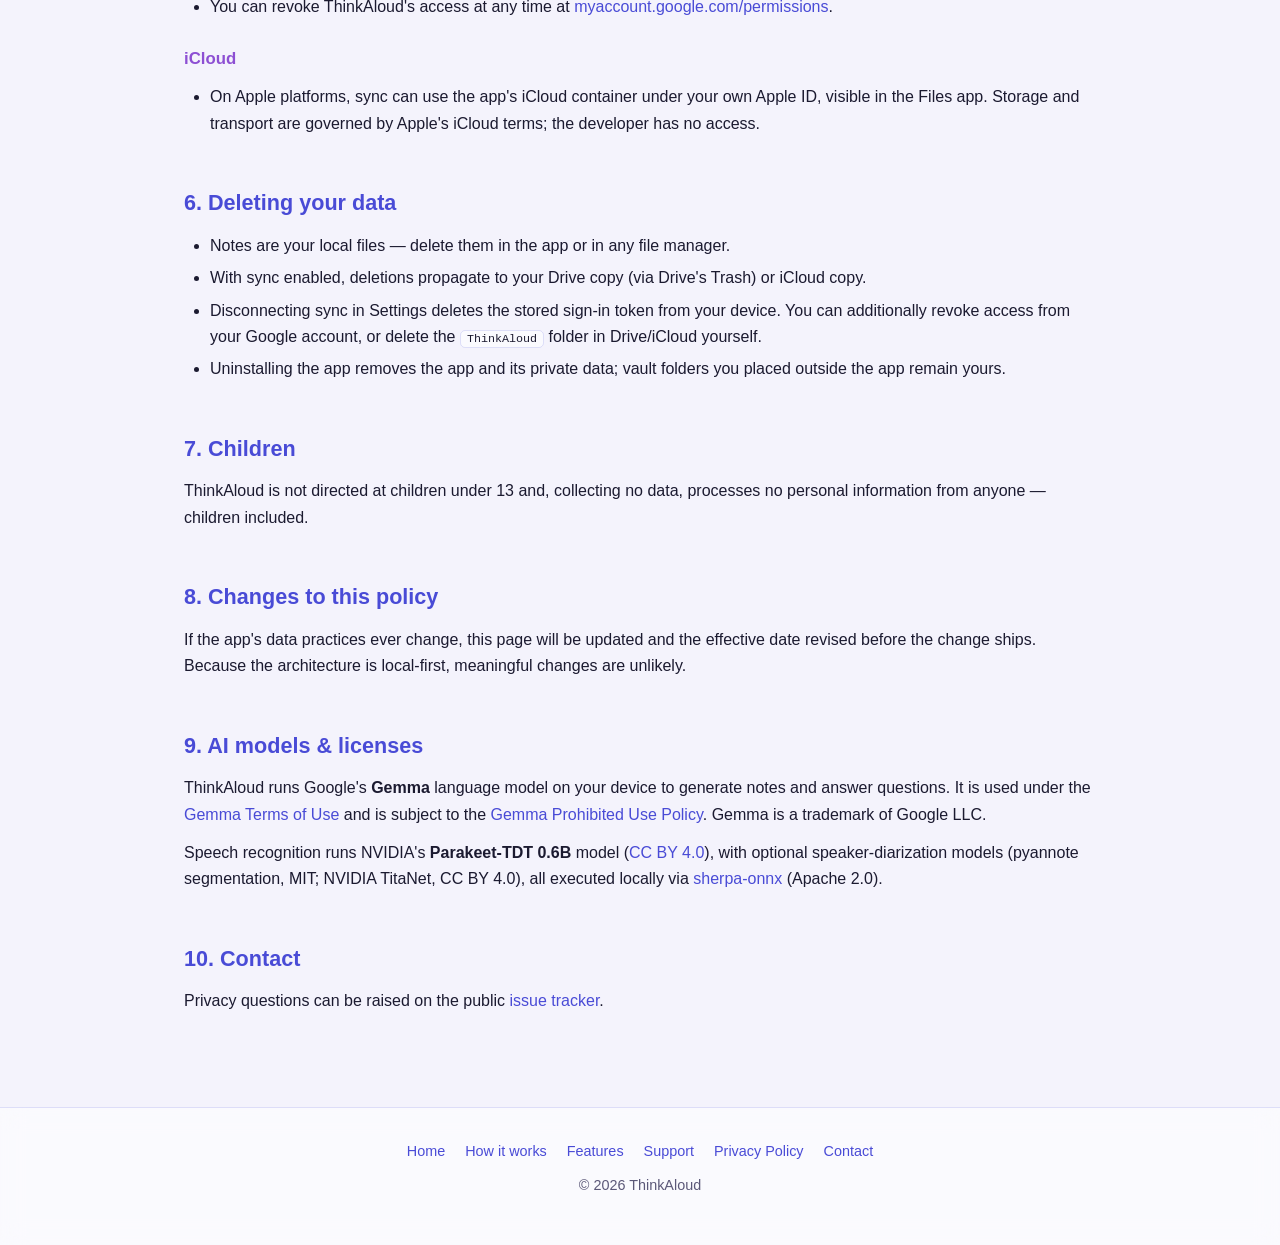
<file: privacy/index.html>
<!DOCTYPE html>
<html lang="en">
<head>
  <meta charset="utf-8">
  <meta name="viewport" content="width=device-width, initial-scale=1">
  <title>Privacy Policy — ThinkAloud</title>
  <meta name="description" content="ThinkAloud's privacy policy: no data collection, no analytics, no servers. All AI processing happens on your device.">
  <link rel="icon" type="image/png" href="../assets/icon.png">
  <link rel="stylesheet" href="../assets/style.css?v=2">
  <script src="../assets/theme.js?v=2"></script>
</head>
<body>

<a class="skip-link" href="#main">Skip to content</a>

<header class="site">
  <div class="wrap">
    <img src="../assets/icon.png" alt="">
    <span class="name">ThinkAloud</span>
    <nav aria-label="Main">
      <a href="../">Home</a>
      <a href="../how/">How it works</a>
      <a href="../features/">Features</a>
      <a href="../support/">Support</a>
      <a href="./" aria-current="page">Privacy</a>
      <button class="theme-toggle" onclick="toggleTheme()" aria-label="Dark mode" aria-pressed="false"><span class="sun">☀️</span><span class="moon">🌙</span></button>
    </nav>
  </div>
</header>

<main id="main" class="wrap">
<article>
  <h1>Privacy Policy</h1>
  <p class="meta">Effective June 4, 2026 &middot; Applies to ThinkAloud on iOS, Android, Windows, and macOS</p>

  <div class="note"><strong>Summary:</strong> ThinkAloud collects no data. There are no
  accounts, no analytics, no ads, and no developer-operated servers. Your notes and
  audio are processed entirely on your device. Optional sync writes your files to
  <em>your own</em> Google Drive or iCloud — never to us.</div>

  <h2>1. Data we collect</h2>
  <p><strong>None.</strong> ThinkAloud does not collect, transmit, sell, or share any
  personal data. The developer operates no servers and has no technical means of
  receiving your notes, audio, photos, usage patterns, or identity.</p>

  <h2>2. How your content is processed</h2>
  <p>All AI processing — turning speech into notes, suggesting tags, reading photos,
  and answering questions about your notes — happens <strong>on your device</strong>:
  speech recognition uses NVIDIA's Parakeet model running locally via sherpa-onnx,
  and note writing uses Google's Gemma model running locally via LiteRT. Audio
  recordings, photos, and note text are never uploaded for processing.</p>
  <p>On first use the app downloads the AI model files (~2.4&nbsp;GB for Gemma and
  ~0.7&nbsp;GB for the speech models) over an encrypted connection. These are
  one-time downloads of the models themselves; no personal data is sent with the
  requests.</p>

  <h2>3. Where your notes live</h2>
  <p>Notes are plain Markdown files stored in a vault folder on your device. On iOS
  the vault is exposed in the Files app; on Android, Windows, and macOS you choose the folder.
  You can read, edit, back up, or delete these files with any tool at any time.</p>

  <h2>4. Device permissions</h2>
  <ul>
    <li><strong>Microphone</strong> — records voice notes when you tap record.
      Audio is transcribed on-device and never leaves your device.</li>
    <li><strong>Camera</strong> — captures whiteboards and documents to turn into
      notes, on-device, when you choose to.</li>
    <li><strong>Photo library</strong> — lets you pick an existing image to turn
      into a note, processed on-device.</li>
    <li><strong>Location — never used.</strong> ThinkAloud never requests or reads
      your location. A location notice appears in the app's iOS manifest only
      because a bundled third-party photo-picker component references location
      APIs; that code path is never used and no location data is accessed.</li>
  </ul>

  <h2>5. Optional sync — your cloud, not ours</h2>
  <p>Sync is off by default. If you enable it, ThinkAloud writes your Markdown files
  directly from your device to storage <em>you</em> own:</p>

  <h3>Google Drive</h3>
  <ul>
    <li>The app requests the <code>drive.file</code> scope — access limited to a
      private <code>My Drive &rsaquo; ThinkAloud</code> folder the app itself
      created — plus your email address to label the connected account in
      Settings.</li>
    <li>Sign-in tokens are stored only on your device, in the operating system's
      secure storage (Keychain/Keystore).</li>
    <li>Transfers go directly between your device and Google over HTTPS. The
      developer is not in the path and receives nothing.</li>
    <li>ThinkAloud's use of information received from Google APIs adheres to the
      <a href="https://developers.google.com/terms/api-services-user-data-policy">Google
      API Services User Data Policy</a>, including the Limited Use requirements.
      Google user data is used solely to sync your notes at your request, and is
      never transferred to third parties or used for advertising.</li>
    <li>You can revoke ThinkAloud's access at any time at
      <a href="https://myaccount.google.com/permissions">myaccount.google.com/permissions</a>.</li>
  </ul>

  <h3>iCloud</h3>
  <ul>
    <li>On Apple platforms, sync can use the app's iCloud container under your own
      Apple&nbsp;ID, visible in the Files app. Storage and transport are governed by
      Apple's iCloud terms; the developer has no access.</li>
  </ul>

  <h2>6. Deleting your data</h2>
  <ul>
    <li>Notes are your local files — delete them in the app or in any file manager.</li>
    <li>With sync enabled, deletions propagate to your Drive copy (via Drive's
      Trash) or iCloud copy.</li>
    <li>Disconnecting sync in Settings deletes the stored sign-in token from your
      device. You can additionally revoke access from your Google account, or
      delete the <code>ThinkAloud</code> folder in Drive/iCloud yourself.</li>
    <li>Uninstalling the app removes the app and its private data; vault folders
      you placed outside the app remain yours.</li>
  </ul>

  <h2>7. Children</h2>
  <p>ThinkAloud is not directed at children under 13 and, collecting no data,
  processes no personal information from anyone — children included.</p>

  <h2>8. Changes to this policy</h2>
  <p>If the app's data practices ever change, this page will be updated and the
  effective date revised before the change ships. Because the architecture is
  local-first, meaningful changes are unlikely.</p>

  <h2>9. AI models &amp; licenses</h2>
  <p>ThinkAloud runs Google's <strong>Gemma</strong> language model on your device
  to generate notes and answer questions. It is used under the
  <a href="https://ai.google.dev/gemma/terms">Gemma Terms of Use</a> and is subject
  to the <a href="https://ai.google.dev/gemma/prohibited_use_policy">Gemma
  Prohibited Use Policy</a>. Gemma is a trademark of Google&nbsp;LLC.</p>
  <p>Speech recognition runs NVIDIA's <strong>Parakeet-TDT&nbsp;0.6B</strong> model
  (<a href="https://creativecommons.org/licenses/by/4.0/">CC&nbsp;BY&nbsp;4.0</a>),
  with optional speaker-diarization models (pyannote segmentation, MIT; NVIDIA
  TitaNet, CC&nbsp;BY&nbsp;4.0), all executed locally via
  <a href="https://github.com/k2-fsa/sherpa-onnx">sherpa-onnx</a> (Apache&nbsp;2.0).</p>

  <h2>10. Contact</h2>
  <p>Privacy questions can be raised on the public
  <a href="https://github.com/ghanashyamvtatti/thinkaloud-site/issues">issue tracker</a>.</p>
</article>
</main>

<footer class="site">
  <nav class="wrap">
    <a href="../">Home</a>
    <a href="../how/">How it works</a>
    <a href="../features/">Features</a>
    <a href="../support/">Support</a>
    <a href="./">Privacy Policy</a>
    <a href="https://github.com/ghanashyamvtatti/thinkaloud-site/issues">Contact</a>
  </nav>
  <div>&copy; 2026 ThinkAloud</div>
</footer>

</body>
</html>
</file>
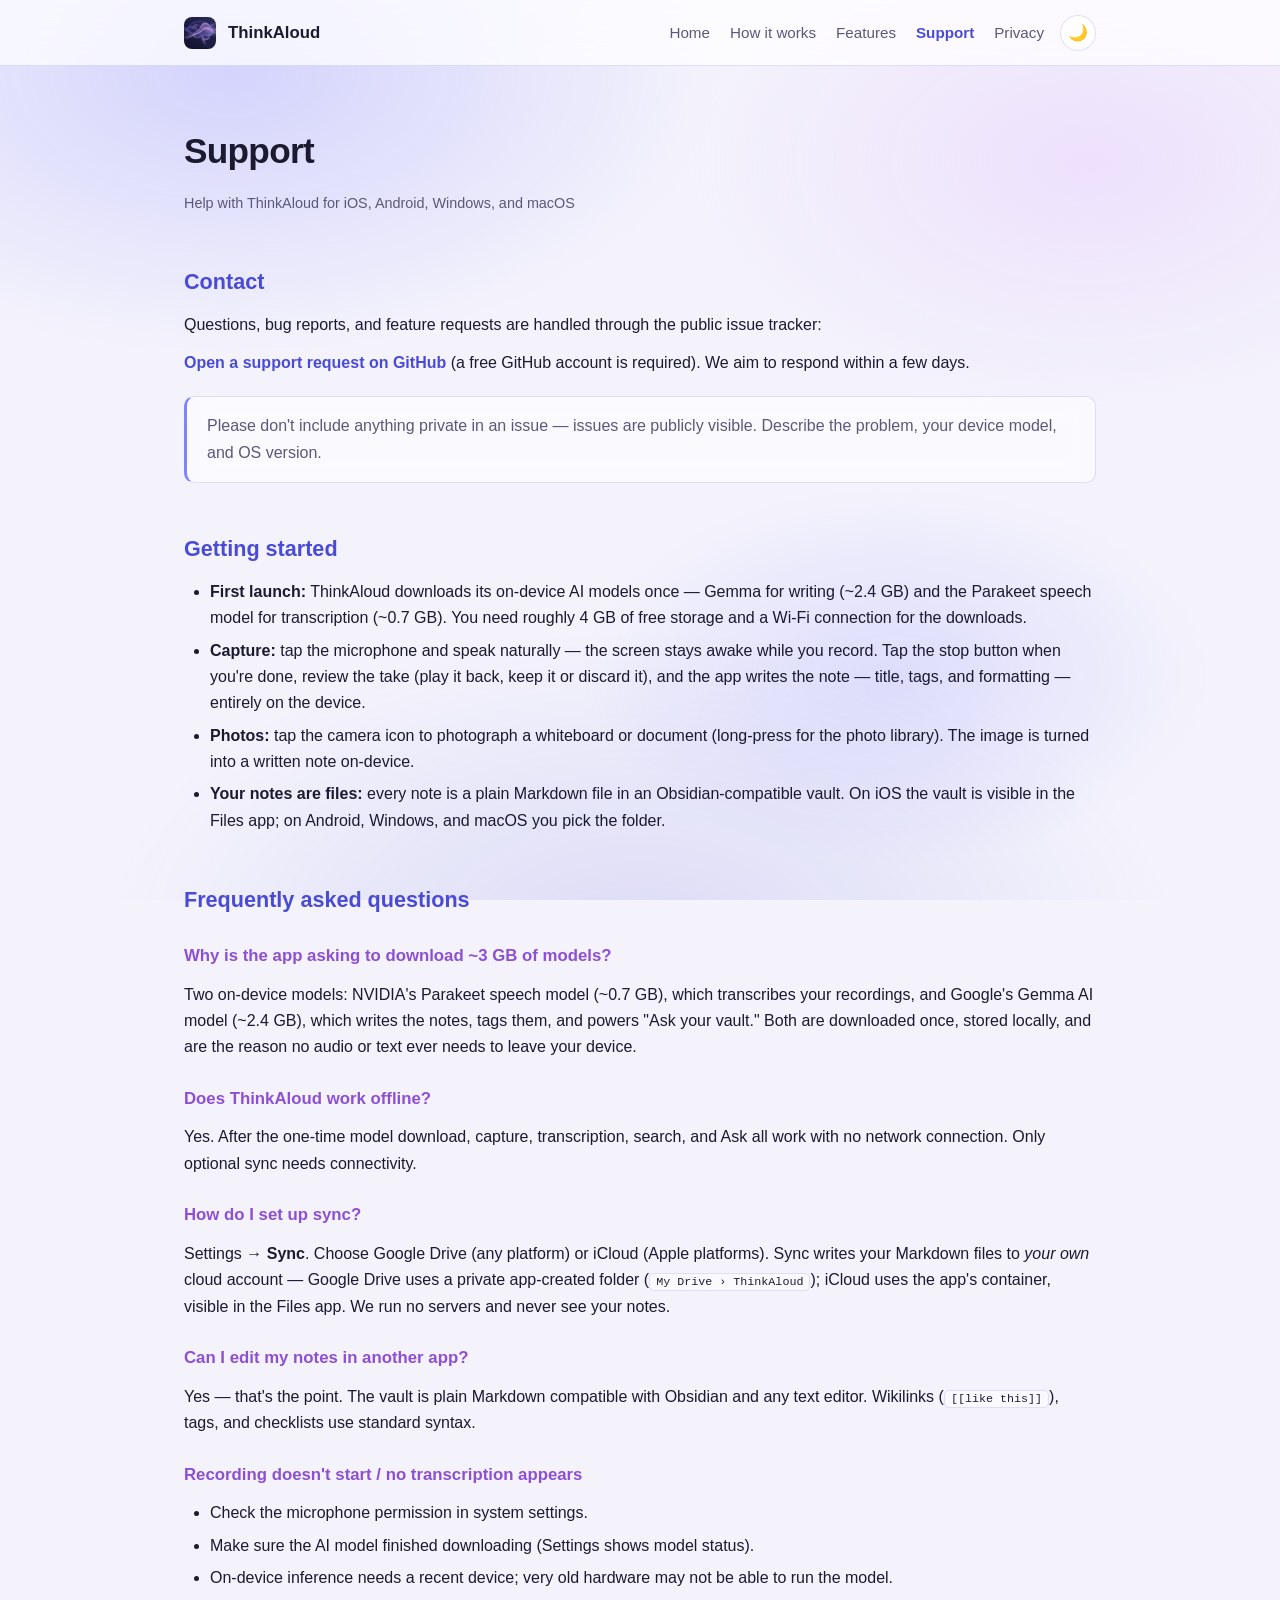
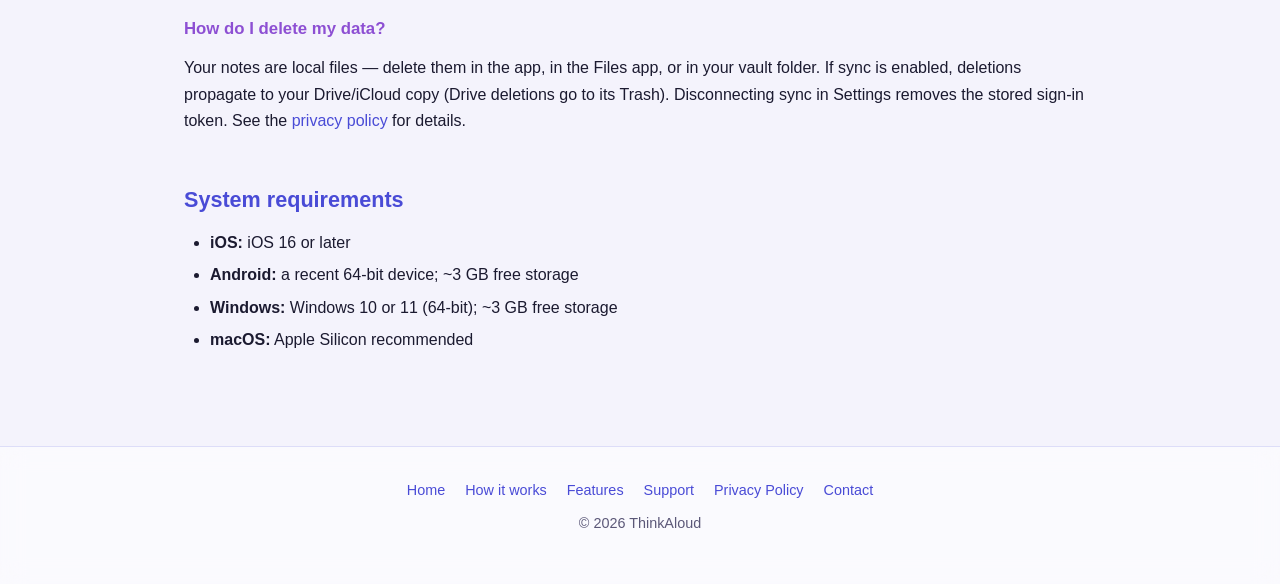
<file: support/index.html>
<!DOCTYPE html>
<html lang="en">
<head>
  <meta charset="utf-8">
  <meta name="viewport" content="width=device-width, initial-scale=1">
  <title>Support — ThinkAloud</title>
  <meta name="description" content="Support, FAQ, and contact for ThinkAloud — the privacy-first, on-device AI note-taking app.">
  <link rel="icon" type="image/png" href="../assets/icon.png">
  <link rel="stylesheet" href="../assets/style.css?v=2">
  <script src="../assets/theme.js?v=2"></script>
</head>
<body>

<a class="skip-link" href="#main">Skip to content</a>

<header class="site">
  <div class="wrap">
    <img src="../assets/icon.png" alt="">
    <span class="name">ThinkAloud</span>
    <nav aria-label="Main">
      <a href="../">Home</a>
      <a href="../how/">How it works</a>
      <a href="../features/">Features</a>
      <a href="./" aria-current="page">Support</a>
      <a href="../privacy/">Privacy</a>
      <button class="theme-toggle" onclick="toggleTheme()" aria-label="Dark mode" aria-pressed="false"><span class="sun">☀️</span><span class="moon">🌙</span></button>
    </nav>
  </div>
</header>

<main id="main" class="wrap">
<article>
  <h1>Support</h1>
  <p class="meta">Help with ThinkAloud for iOS, Android, Windows, and macOS</p>

  <h2>Contact</h2>
  <p>Questions, bug reports, and feature requests are handled through the public
  issue tracker:</p>
  <p><strong><a href="https://github.com/ghanashyamvtatti/thinkaloud-site/issues/new">Open a support request on GitHub</a></strong>
  (a free GitHub account is required). We aim to respond within a few days.</p>
  <div class="note">Please don't include anything private in an issue — issues are
  publicly visible. Describe the problem, your device model, and OS version.</div>

  <h2>Getting started</h2>
  <ul>
    <li><strong>First launch:</strong> ThinkAloud downloads its on-device AI models
      once — Gemma for writing (~2.4&nbsp;GB) and the Parakeet speech model for
      transcription (~0.7&nbsp;GB). You need roughly 4&nbsp;GB of free storage and
      a Wi-Fi connection for the downloads.</li>
    <li><strong>Capture:</strong> tap the microphone and speak naturally — the
      screen stays awake while you record. Tap the stop button when you're done,
      review the take (play it back, keep it or discard it), and the app writes
      the note — title, tags, and formatting — entirely on the device.</li>
    <li><strong>Photos:</strong> tap the camera icon to photograph a whiteboard or
      document (long-press for the photo library). The image is turned into a
      written note on-device.</li>
    <li><strong>Your notes are files:</strong> every note is a plain Markdown file in
      an Obsidian-compatible vault. On iOS the vault is visible in the Files app;
      on Android, Windows, and macOS you pick the folder.</li>
  </ul>

  <h2>Frequently asked questions</h2>

  <h3>Why is the app asking to download ~3 GB of models?</h3>
  <p>Two on-device models: NVIDIA's Parakeet speech model (~0.7&nbsp;GB), which
  transcribes your recordings, and Google's Gemma AI model (~2.4&nbsp;GB), which
  writes the notes, tags them, and powers "Ask your vault." Both are downloaded
  once, stored locally, and are the reason no audio or text ever needs to leave
  your device.</p>

  <h3>Does ThinkAloud work offline?</h3>
  <p>Yes. After the one-time model download, capture, transcription, search, and
  Ask all work with no network connection. Only optional sync needs connectivity.</p>

  <h3>How do I set up sync?</h3>
  <p>Settings &rarr; <strong>Sync</strong>. Choose Google Drive (any platform) or
  iCloud (Apple platforms). Sync writes your Markdown files to <em>your own</em>
  cloud account — Google Drive uses a private app-created folder
  (<code>My Drive &rsaquo; ThinkAloud</code>); iCloud uses the app's container,
  visible in the Files app. We run no servers and never see your notes.</p>

  <h3>Can I edit my notes in another app?</h3>
  <p>Yes — that's the point. The vault is plain Markdown compatible with Obsidian
  and any text editor. Wikilinks (<code>[[like this]]</code>), tags, and checklists
  use standard syntax.</p>

  <h3>Recording doesn't start / no transcription appears</h3>
  <ul>
    <li>Check the microphone permission in system settings.</li>
    <li>Make sure the AI model finished downloading (Settings shows model status).</li>
    <li>On-device inference needs a recent device; very old hardware may not be
      able to run the model.</li>
  </ul>

  <h3>How do I delete my data?</h3>
  <p>Your notes are local files — delete them in the app, in the Files app, or in
  your vault folder. If sync is enabled, deletions propagate to your Drive/iCloud
  copy (Drive deletions go to its Trash). Disconnecting sync in Settings removes the
  stored sign-in token. See the <a href="../privacy/">privacy policy</a> for details.</p>

  <h2>System requirements</h2>
  <ul>
    <li><strong>iOS:</strong> iOS 16 or later</li>
    <li><strong>Android:</strong> a recent 64-bit device; ~3 GB free storage</li>
    <li><strong>Windows:</strong> Windows 10 or 11 (64-bit); ~3 GB free storage</li>
    <li><strong>macOS:</strong> Apple Silicon recommended</li>
  </ul>
</article>
</main>

<footer class="site">
  <nav class="wrap">
    <a href="../">Home</a>
    <a href="../how/">How it works</a>
    <a href="../features/">Features</a>
    <a href="./">Support</a>
    <a href="../privacy/">Privacy Policy</a>
    <a href="https://github.com/ghanashyamvtatti/thinkaloud-site/issues">Contact</a>
  </nav>
  <div>&copy; 2026 ThinkAloud</div>
</footer>

</body>
</html>
</file>
<file: assets/style.css>
/* ThinkAloud site — glassmorphic, dark + light.
   Brand tokens from the app: primary #C0C1FF, container #8083FF,
   inverse #494BD6, secondary #DDB7FF.

   Theme cascade: light is the base; dark applies via prefers-color-scheme
   unless the user forced light; an explicit [data-theme] (set by theme.js,
   persisted in localStorage) always wins. */

:root {
  --bg: #f4f3fc;
  --text: #1b1a30;
  --text-dim: #5b5878;
  --primary: #494bd6;
  --primary-soft: #8083ff;
  --accent: #8d4fd3;
  --glass: rgba(255, 255, 255, 0.55);
  --glass-strong: rgba(255, 255, 255, 0.72);
  --glass-border: rgba(73, 75, 214, 0.16);
  --shadow: 0 8px 32px rgba(73, 75, 214, 0.10);
  --aurora-a: rgba(128, 131, 255, 0.28);
  --aurora-b: rgba(221, 183, 255, 0.30);
  --aurora-c: rgba(73, 75, 214, 0.14);
  --icon-glow: rgba(73, 75, 214, 0.25);
  --sun-display: none;
  --moon-display: inline;
  --radius: 18px;
  --max-w: 960px;
  color-scheme: light;
}

@media (prefers-color-scheme: dark) {
  :root:not([data-theme="light"]) {
    --bg: #100e1d;
    --text: #e7e5f4;
    --text-dim: #a5a1c2;
    --primary: #c0c1ff;
    --primary-soft: #8083ff;
    --accent: #ddb7ff;
    --glass: rgba(30, 27, 52, 0.45);
    --glass-strong: rgba(24, 21, 42, 0.66);
    --glass-border: rgba(192, 193, 255, 0.13);
    --shadow: 0 8px 32px rgba(0, 0, 0, 0.35);
    --aurora-a: rgba(128, 131, 255, 0.20);
    --aurora-b: rgba(221, 183, 255, 0.10);
    --aurora-c: rgba(73, 75, 214, 0.22);
    --icon-glow: rgba(128, 131, 255, 0.40);
    --sun-display: inline;
    --moon-display: none;
    color-scheme: dark;
  }
}

:root[data-theme="dark"] {
  --bg: #100e1d;
  --text: #e7e5f4;
  --text-dim: #a5a1c2;
  --primary: #c0c1ff;
  --primary-soft: #8083ff;
  --accent: #ddb7ff;
  --glass: rgba(30, 27, 52, 0.45);
  --glass-strong: rgba(24, 21, 42, 0.66);
  --glass-border: rgba(192, 193, 255, 0.13);
  --shadow: 0 8px 32px rgba(0, 0, 0, 0.35);
  --aurora-a: rgba(128, 131, 255, 0.20);
  --aurora-b: rgba(221, 183, 255, 0.10);
  --aurora-c: rgba(73, 75, 214, 0.22);
  --icon-glow: rgba(128, 131, 255, 0.40);
  --sun-display: inline;
  --moon-display: none;
  color-scheme: dark;
}

* { margin: 0; padding: 0; box-sizing: border-box; }

html { scroll-behavior: smooth; }

body {
  font-family: -apple-system, BlinkMacSystemFont, "Segoe UI", Roboto,
    "Helvetica Neue", Arial, sans-serif;
  background: var(--bg);
  color: var(--text);
  line-height: 1.65;
  -webkit-font-smoothing: antialiased;
  transition: background 0.35s ease, color 0.35s ease;
  min-height: 100vh;
  position: relative;
}

/* ── Aurora backdrop ──────────────────────────────────────── */
body::before,
body::after {
  content: "";
  position: fixed;
  inset: 0;
  z-index: -1;
  pointer-events: none;
}
body::before {
  background:
    radial-gradient(ellipse 55% 45% at 18% 8%, var(--aurora-a), transparent 70%),
    radial-gradient(ellipse 45% 40% at 85% 18%, var(--aurora-b), transparent 70%),
    radial-gradient(ellipse 60% 50% at 50% 105%, var(--aurora-c), transparent 70%);
  animation: aurora-drift 26s ease-in-out infinite alternate;
}
body::after {
  background:
    radial-gradient(ellipse 35% 30% at 70% 75%, var(--aurora-a), transparent 70%);
  opacity: 0.7;
  animation: aurora-drift 34s ease-in-out infinite alternate-reverse;
}
@keyframes aurora-drift {
  from { transform: translate3d(-2%, -1%, 0) scale(1); }
  to   { transform: translate3d(2%, 2%, 0) scale(1.06); }
}
@media (prefers-reduced-motion: reduce) {
  body::before, body::after { animation: none; }
}

a { color: var(--primary); text-decoration: none; }
a:hover { text-decoration: underline; }

.wrap { max-width: var(--max-w); margin: 0 auto; padding: 0 24px; }

/* ── Header / nav (glass bar) ─────────────────────────────── */
header.site {
  border-bottom: 1px solid var(--glass-border);
  background: var(--glass-strong);
  -webkit-backdrop-filter: blur(16px) saturate(1.4);
  backdrop-filter: blur(16px) saturate(1.4);
  position: sticky; top: 0; z-index: 10;
}
header.site .wrap {
  display: flex; align-items: center; gap: 12px;
  padding-top: 14px; padding-bottom: 14px;
}
header.site img { width: 32px; height: 32px; border-radius: 8px; }
header.site .name { font-weight: 700; font-size: 1.05rem; color: var(--text); }
header.site nav { margin-left: auto; display: flex; gap: 12px; align-items: center; }
/* Padding keeps each link at a ≥24px target (WCAG 2.5.8). */
header.site nav a { color: var(--text-dim); font-size: 0.95rem; padding: 6px 4px; }
header.site nav a:hover { color: var(--primary); text-decoration: none; }
/* You-are-here state (WCAG 4.1.2 via aria-current; NN/g visibility of status). */
header.site nav a[aria-current="page"] { color: var(--primary); font-weight: 600; }

/* ── Skip link (WCAG 2.4.1 Bypass Blocks) ─────────────────── */
.skip-link {
  position: absolute; left: -9999px; top: 0; z-index: 100;
  background: var(--primary); color: var(--bg);
  padding: 10px 18px; border-radius: 0 0 10px 0; font-weight: 600;
}
.skip-link:focus { left: 0; }

/* ── Visible keyboard focus (WCAG 2.4.7) ──────────────────── */
a:focus-visible, button:focus-visible {
  outline: 2px solid var(--primary);
  outline-offset: 3px;
  border-radius: 4px;
}

/* ── Theme toggle ─────────────────────────────────────────── */
.theme-toggle {
  width: 36px; height: 36px; border-radius: 50%;
  border: 1px solid var(--glass-border);
  background: var(--glass);
  -webkit-backdrop-filter: blur(10px);
  backdrop-filter: blur(10px);
  cursor: pointer; font-size: 1rem; line-height: 1;
  display: inline-flex; align-items: center; justify-content: center;
  transition: transform 0.2s ease, box-shadow 0.2s ease;
}
.theme-toggle:hover { transform: scale(1.08); box-shadow: var(--shadow); }
.theme-toggle .sun { display: var(--sun-display); }
.theme-toggle .moon { display: var(--moon-display); }

/* ── Hero ─────────────────────────────────────────────────── */
.hero { text-align: center; padding: 92px 0 64px; }
.hero img.icon {
  width: 128px; height: 128px; border-radius: 28px;
  box-shadow: 0 12px 48px var(--icon-glow);
  margin-bottom: 28px;
}
.hero h1 {
  font-size: 3.2rem; letter-spacing: -0.02em;
  background: linear-gradient(120deg, var(--primary), var(--accent));
  -webkit-background-clip: text;
  background-clip: text;
  -webkit-text-fill-color: transparent;
  color: transparent;
}
.hero p.tagline {
  font-size: 1.35rem; color: var(--text-dim);
  max-width: 560px; margin: 14px auto 0;
}
.hero p.tagline strong { color: var(--accent); font-weight: 600; }
/* ── Store / download buttons ─────────────────────────────────
   Two-line app-badge style (small label over store name) with a
   brand glyph. Glass surface so they read as the same family as the
   rest of the site in both themes. min-height keeps the tap target
   well above 44px (WCAG 2.5.8 / Apple HIG / Material). */
.hero .store-buttons {
  margin-top: 36px; display: flex; gap: 14px;
  justify-content: center; flex-wrap: wrap;
}
.store-btn {
  display: inline-flex; align-items: center; gap: 12px;
  min-height: 60px; padding: 10px 24px; border-radius: 16px;
  border: 1px solid var(--glass-border);
  background: var(--glass-strong);
  -webkit-backdrop-filter: blur(14px) saturate(1.3);
  backdrop-filter: blur(14px) saturate(1.3);
  color: var(--text);
  box-shadow: var(--shadow);
  transition: transform 0.2s ease, box-shadow 0.2s ease, border-color 0.2s ease;
}
.store-btn:hover {
  text-decoration: none;
  transform: translateY(-3px);
  border-color: var(--primary-soft);
  box-shadow: 0 14px 44px var(--icon-glow);
}
.store-btn .store-icon { height: 27px; width: auto; flex: none; fill: currentColor; }
.store-btn .store-txt {
  display: flex; flex-direction: column; align-items: flex-start; line-height: 1.15;
}
.store-btn .store-small { font-size: 0.72rem; color: var(--text-dim); }
.store-btn .store-large { font-size: 1.18rem; font-weight: 700; letter-spacing: -0.01em; }
.hero .store-note {
  margin: 16px auto 0; max-width: 470px;
  font-size: 0.82rem; color: var(--text-dim);
}

/* ── Feature grid (glass cards) ───────────────────────────── */
.features {
  display: grid; grid-template-columns: repeat(auto-fit, minmax(260px, 1fr));
  gap: 18px; padding: 56px 0;
}
.card {
  background: var(--glass);
  border: 1px solid var(--glass-border);
  border-radius: var(--radius);
  padding: 24px;
  -webkit-backdrop-filter: blur(14px) saturate(1.3);
  backdrop-filter: blur(14px) saturate(1.3);
  box-shadow: var(--shadow);
  transition: transform 0.25s ease, box-shadow 0.25s ease;
}
.card:hover {
  transform: translateY(-3px);
  box-shadow: 0 14px 44px var(--icon-glow);
}
.card .emoji { font-size: 1.6rem; }
.card h3 { margin: 10px 0 6px; font-size: 1.05rem; color: var(--primary); }
.card p { color: var(--text-dim); font-size: 0.95rem; }

/* ── Privacy strip ────────────────────────────────────────── */
.strip {
  border: 1px solid var(--glass-border);
  border-radius: var(--radius);
  background: linear-gradient(135deg, var(--aurora-a), var(--aurora-b));
  -webkit-backdrop-filter: blur(14px);
  backdrop-filter: blur(14px);
  box-shadow: var(--shadow);
  padding: 36px; text-align: center; margin-bottom: 72px;
}
.strip h2 { font-size: 1.5rem; margin-bottom: 10px; }
.strip p { color: var(--text-dim); max-width: 640px; margin: 0 auto; }

/* ── Buy-me-a-coffee strip ────────────────────────────────── */
.coffee {
  border: 1px solid var(--glass-border);
  border-radius: var(--radius);
  background: var(--glass);
  -webkit-backdrop-filter: blur(14px) saturate(1.3);
  backdrop-filter: blur(14px) saturate(1.3);
  box-shadow: var(--shadow);
  padding: 40px 36px; text-align: center; margin: -24px 0 72px;
}
.coffee .cup { font-size: 2.6rem; line-height: 1; }
.coffee h2 { font-size: 1.5rem; margin: 12px 0 8px; }
.coffee p { color: var(--text-dim); max-width: 560px; margin: 0 auto; }
.coffee .more-link { display: inline-block; margin-top: 18px; }

/* ── Article pages (support / privacy) ────────────────────── */
article { padding: 56px 0 80px; }
article h1 { font-size: 2.2rem; letter-spacing: -0.02em; margin-bottom: 6px; }
article p.meta { color: var(--text-dim); font-size: 0.9rem; margin-bottom: 36px; }
article h2 {
  font-size: 1.35rem; margin: 40px 0 12px; color: var(--primary);
  padding-top: 8px;
}
article h3 { font-size: 1.05rem; margin: 24px 0 8px; color: var(--accent); }
article p, article li { color: var(--text); }
article p { margin: 12px 0; }
article ul { margin: 12px 0 12px 26px; }
article li { margin: 6px 0; }
article .note {
  background: var(--glass);
  border: 1px solid var(--glass-border);
  border-left: 3px solid var(--primary-soft);
  border-radius: 10px; padding: 16px 20px; margin: 20px 0;
  color: var(--text-dim);
  -webkit-backdrop-filter: blur(12px);
  backdrop-filter: blur(12px);
}
article code {
  background: var(--glass);
  border: 1px solid var(--glass-border);
  border-radius: 5px; padding: 1px 6px; font-size: 0.9em;
}

/* ── Footer ───────────────────────────────────────────────── */
footer.site {
  border-top: 1px solid var(--glass-border);
  background: var(--glass);
  -webkit-backdrop-filter: blur(12px);
  backdrop-filter: blur(12px);
  padding: 32px 0 48px; text-align: center;
  color: var(--text-dim); font-size: 0.9rem;
}
footer.site nav { margin-bottom: 10px; display: flex; gap: 20px; justify-content: center; flex-wrap: wrap; }

@media (max-width: 600px) {
  .hero h1 { font-size: 2.3rem; }
  .hero p.tagline { font-size: 1.1rem; }
}

/* ── Small screens: stack the header ──────────────────────────
   Brand on the first row (theme toggle pinned to its right), nav links on
   a full-width second row. The nav strip scroll-overflows on very narrow
   screens instead of clipping links off the edge. */
@media (max-width: 640px) {
  header.site .wrap {
    flex-wrap: wrap;
    position: relative;
    padding-top: 10px; padding-bottom: 8px;
    row-gap: 2px;
  }
  header.site nav {
    margin-left: 0;
    flex-basis: 100%;
    gap: 2px;
    overflow-x: auto;
    -webkit-overflow-scrolling: touch;
    scrollbar-width: none;
  }
  header.site nav::-webkit-scrollbar { display: none; }
  header.site nav a {
    white-space: nowrap;
    font-size: 0.88rem;
    padding: 8px 5px;
  }
  header.site nav a:first-child { padding-left: 0; }
  header.site .theme-toggle {
    position: absolute;
    top: 9px; right: 24px;
    width: 34px; height: 34px;
  }
}

/* ── Hero CTA + screenshot strip ──────────────────────────── */
.hero .sub {
  color: var(--text-dim); font-size: 1.02rem;
  max-width: 600px; margin: 16px auto 0;
}
.shots {
  display: flex; gap: 22px; justify-content: center; align-items: flex-start;
  flex-wrap: wrap; padding: 40px 0 8px;
}
.phone {
  margin: 0; max-width: 250px;
}
.phone img {
  width: 100%; height: auto; display: block;
  border-radius: 26px;
  border: 1px solid var(--glass-border);
  box-shadow: 0 18px 56px var(--icon-glow);
  background: var(--glass-strong);
}
.phone figcaption {
  text-align: center; color: var(--text-dim);
  font-size: 0.85rem; margin-top: 10px;
}
.shots .phone:nth-child(2) { transform: translateY(20px); }

/* ── macOS desktop screenshots ─────────────────────────────── */
.desktop { margin: 36px auto 0; max-width: 920px; padding: 0 12px; }
.desktop img {
  width: 100%; height: auto; display: block;
  border-radius: 14px;
  border: 1px solid var(--glass-border);
  box-shadow: 0 24px 70px var(--icon-glow);
  background: var(--glass-strong);
}
.desktop figcaption {
  text-align: center; color: var(--text-dim);
  font-size: 0.85rem; margin-top: 12px;
}
.desktop-section { padding: 28px 0 8px; text-align: center; }
.desktop-section .feature-copy { max-width: 720px; margin: 0 auto; }
.desktop-pair {
  display: flex; gap: 22px; justify-content: center;
  align-items: flex-start; flex-wrap: wrap; margin-top: 24px;
}
.desktop-pair .desktop { max-width: 540px; flex: 1 1 440px; margin: 0; }

@media (max-width: 600px) {
  .shots .phone:nth-child(2) { transform: none; }
  .phone { max-width: 78%; }
}

/* ── Numbered steps ───────────────────────────────────────── */
.steps {
  display: grid; grid-template-columns: repeat(auto-fit, minmax(240px, 1fr));
  gap: 18px; padding: 12px 0 24px;
  counter-reset: step;
}
.step {
  background: var(--glass);
  border: 1px solid var(--glass-border);
  border-radius: var(--radius); padding: 22px 22px 20px;
  -webkit-backdrop-filter: blur(14px) saturate(1.3);
  backdrop-filter: blur(14px) saturate(1.3);
  box-shadow: var(--shadow);
  counter-increment: step;
}
.step::before {
  content: counter(step);
  display: inline-flex; align-items: center; justify-content: center;
  width: 30px; height: 30px; border-radius: 50%;
  background: linear-gradient(135deg, var(--primary-soft), var(--accent));
  color: #fff; font-weight: 700; font-size: 0.95rem;
  margin-bottom: 12px;
}
.step h3 { font-size: 1.02rem; margin-bottom: 4px; }
.step p { color: var(--text-dim); font-size: 0.93rem; }

/* ── Section headings on the home page ────────────────────── */
.home-section { padding: 36px 0 8px; }
.home-section .kicker {
  text-transform: uppercase; letter-spacing: 0.12em; font-size: 0.78rem;
  color: var(--accent); font-weight: 700;
}
.home-section h2 { font-size: 1.7rem; letter-spacing: -0.01em; margin: 4px 0 6px; }
.home-section > p { color: var(--text-dim); max-width: 640px; }
.more-link { font-weight: 600; }

/* ── Feature rows (features page) ─────────────────────────── */
.feature-row {
  display: grid; grid-template-columns: 1fr 280px;
  gap: 36px; align-items: center;
  padding: 36px 0; border-bottom: 1px solid var(--glass-border);
}
.feature-row:last-of-type { border-bottom: none; }
.feature-row.flip { grid-template-columns: 280px 1fr; }
.feature-row.flip .feature-copy { order: 2; }
.feature-row .kicker {
  text-transform: uppercase; letter-spacing: 0.12em; font-size: 0.76rem;
  color: var(--accent); font-weight: 700;
}
.feature-row h2 { font-size: 1.45rem; margin: 4px 0 10px; letter-spacing: -0.01em; }
.feature-row p { color: var(--text-dim); margin: 8px 0; }
.feature-row ul { margin: 10px 0 0 20px; color: var(--text-dim); }
.feature-row li { margin: 5px 0; }
.feature-row li strong, .feature-row p strong { color: var(--text); font-weight: 600; }
@media (max-width: 720px) {
  .feature-row, .feature-row.flip { grid-template-columns: 1fr; }
  .feature-row.flip .feature-copy { order: 0; }
  .feature-row .phone { margin: 0 auto; }
}
</file>
